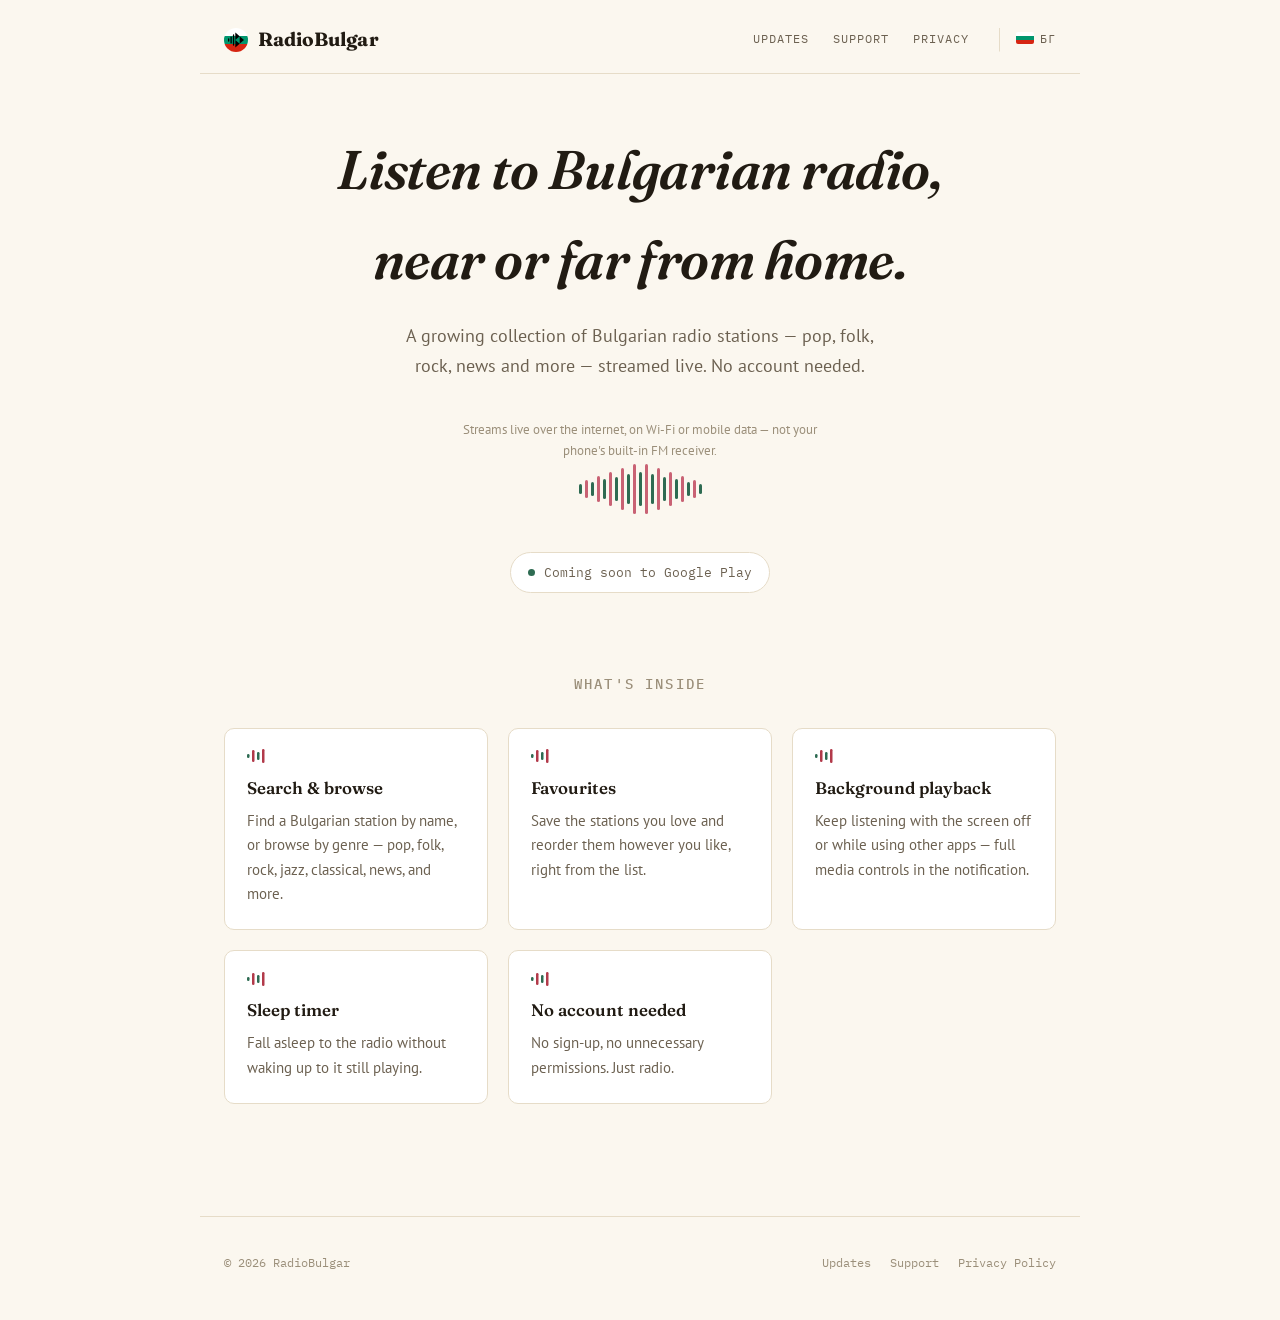
<file: index.html>
<!DOCTYPE html>
<html lang="en">
<head>
<meta charset="UTF-8">
<meta name="viewport" content="width=device-width, initial-scale=1.0">
<title>RadioBulgar — Bulgaria, always on air</title>
<meta name="description" content="RadioBulgar is a simple, fast app for streaming live Bulgarian radio stations over the internet on Android — listen to home wherever you are.">
<link rel="preconnect" href="https://fonts.googleapis.com">
<link rel="preconnect" href="https://fonts.gstatic.com" crossorigin>
<link href="https://fonts.googleapis.com/css2?family=Fraunces:ital,opsz,wght@0,9..144,500;0,9..144,600;1,9..144,500&family=PT+Sans:wght@400;600;700&family=IBM+Plex+Mono:wght@400;500&display=swap" rel="stylesheet">
<link rel="stylesheet" href="style.css">
<link rel="icon" href="favicon.svg" type="image/svg+xml">
<link rel="alternate icon" href="favicon-32.png" type="image/png">
<link rel="apple-touch-icon" href="apple-touch-icon.png">
</head>
<body>

<header class="site-header">
  <a href="index.html" class="brand">
    <svg class="mark" width="24" height="24" viewBox="0 0 108 108" aria-hidden="true">
      <defs><clipPath id="markClip"><circle cx="54" cy="54" r="54"/></clipPath></defs>
      <g clip-path="url(#markClip)">
        <rect x="0" y="0" width="108" height="36" fill="#ffffff"/>
        <rect x="0" y="36" width="108" height="36" fill="#00966e"/>
        <rect x="0" y="72" width="108" height="36" fill="#d62512"/>
        <g stroke="#000000" stroke-width="6" stroke-linecap="round" fill="none">
          <path d="M21,49 L21,59"/>
          <path d="M32,41 L32,67"/>
          <path d="M43,31 L43,77"/>
        </g>
        <polygon points="51,20 70.5,37 51,54" fill="#000000"/>
        <polygon points="51,54 51,88 70.5,71" fill="#000000"/>
        <polygon points="70.5,37 90,54 70.5,71" fill="#000000"/>
      </g>
    </svg>
    <span class="brand-word">RadioBulgar</span>
  </a>
  <nav class="site-nav">
    <a href="messages.html">Updates</a>
    <a href="support.html">Support</a>
    <a href="privacy.html">Privacy</a>
    <a href="bg/index.html" class="lang-link"><svg class="flag-icon" width="18" height="12" viewBox="0 0 18 12" aria-hidden="true">
        <rect width="18" height="4" y="0" fill="#ffffff"/>
        <rect width="18" height="4" y="4" fill="#00966e"/>
        <rect width="18" height="4" y="8" fill="#d62512"/>
      </svg>БГ</a>
  </nav>
</header>

<main>
  <section class="hero">
    <h1>Listen to Bulgarian radio,<br>near or far from home.</h1>
    <p class="tagline">A growing collection of Bulgarian radio stations — pop, folk, rock, news and more — streamed live. No account needed.</p>
    <p class="net-note">Streams live over the internet, on Wi-Fi or mobile data — not your phone's built-in FM receiver.</p>

    <div class="waveform" role="img" aria-label="Audio waveform">
      <span class="bar" style="height:10px; animation-delay:0.0s"></span>
      <span class="bar" style="height:18px; animation-delay:0.1s"></span>
      <span class="bar" style="height:14px; animation-delay:0.2s"></span>
      <span class="bar" style="height:26px; animation-delay:0.3s"></span>
      <span class="bar" style="height:20px; animation-delay:0.4s"></span>
      <span class="bar" style="height:34px; animation-delay:0.5s"></span>
      <span class="bar" style="height:24px; animation-delay:0.6s"></span>
      <span class="bar" style="height:42px; animation-delay:0.7s"></span>
      <span class="bar" style="height:30px; animation-delay:0.8s"></span>
      <span class="bar" style="height:50px; animation-delay:0.9s"></span>
      <span class="bar" style="height:34px; animation-delay:1.0s"></span>
      <span class="bar" style="height:50px; animation-delay:1.1s"></span>
      <span class="bar" style="height:30px; animation-delay:1.2s"></span>
      <span class="bar" style="height:42px; animation-delay:1.3s"></span>
      <span class="bar" style="height:24px; animation-delay:1.4s"></span>
      <span class="bar" style="height:34px; animation-delay:1.5s"></span>
      <span class="bar" style="height:20px; animation-delay:1.6s"></span>
      <span class="bar" style="height:26px; animation-delay:1.7s"></span>
      <span class="bar" style="height:14px; animation-delay:1.8s"></span>
      <span class="bar" style="height:18px; animation-delay:1.9s"></span>
      <span class="bar" style="height:10px; animation-delay:2.0s"></span>
    </div>

    <span class="standby-badge"><span class="dot"></span> Coming soon to Google Play</span>
  </section>

  <section class="band" aria-label="Features">
    <h2 class="band-title">What's inside</h2>
    <div class="feature-grid">
      <article class="feature-card">
        <svg class="mini-wave" width="22" height="14" viewBox="0 0 22 14" aria-hidden="true">
          <rect x="0" y="5" width="2.5" height="4" rx="1.2" fill="#2e6b52"/>
          <rect x="5" y="1" width="2.5" height="12" rx="1.2" fill="#b23a4a"/>
          <rect x="10" y="3" width="2.5" height="8" rx="1.2" fill="#2e6b52"/>
          <rect x="15" y="0" width="2.5" height="14" rx="1.2" fill="#b23a4a"/>
        </svg>
        <h3>Search &amp; browse</h3>
        <p>Find a Bulgarian station by name, or browse by genre — pop, folk, rock, jazz, classical, news, and more.</p>
      </article>
      <article class="feature-card">
        <svg class="mini-wave" width="22" height="14" viewBox="0 0 22 14" aria-hidden="true">
          <rect x="0" y="5" width="2.5" height="4" rx="1.2" fill="#2e6b52"/>
          <rect x="5" y="1" width="2.5" height="12" rx="1.2" fill="#b23a4a"/>
          <rect x="10" y="3" width="2.5" height="8" rx="1.2" fill="#2e6b52"/>
          <rect x="15" y="0" width="2.5" height="14" rx="1.2" fill="#b23a4a"/>
        </svg>
        <h3>Favourites</h3>
        <p>Save the stations you love and reorder them however you like, right from the list.</p>
      </article>
      <article class="feature-card">
        <svg class="mini-wave" width="22" height="14" viewBox="0 0 22 14" aria-hidden="true">
          <rect x="0" y="5" width="2.5" height="4" rx="1.2" fill="#2e6b52"/>
          <rect x="5" y="1" width="2.5" height="12" rx="1.2" fill="#b23a4a"/>
          <rect x="10" y="3" width="2.5" height="8" rx="1.2" fill="#2e6b52"/>
          <rect x="15" y="0" width="2.5" height="14" rx="1.2" fill="#b23a4a"/>
        </svg>
        <h3>Background playback</h3>
        <p>Keep listening with the screen off or while using other apps — full media controls in the notification.</p>
      </article>
      <article class="feature-card">
        <svg class="mini-wave" width="22" height="14" viewBox="0 0 22 14" aria-hidden="true">
          <rect x="0" y="5" width="2.5" height="4" rx="1.2" fill="#2e6b52"/>
          <rect x="5" y="1" width="2.5" height="12" rx="1.2" fill="#b23a4a"/>
          <rect x="10" y="3" width="2.5" height="8" rx="1.2" fill="#2e6b52"/>
          <rect x="15" y="0" width="2.5" height="14" rx="1.2" fill="#b23a4a"/>
        </svg>
        <h3>Sleep timer</h3>
        <p>Fall asleep to the radio without waking up to it still playing.</p>
      </article>
      <article class="feature-card">
        <svg class="mini-wave" width="22" height="14" viewBox="0 0 22 14" aria-hidden="true">
          <rect x="0" y="5" width="2.5" height="4" rx="1.2" fill="#2e6b52"/>
          <rect x="5" y="1" width="2.5" height="12" rx="1.2" fill="#b23a4a"/>
          <rect x="10" y="3" width="2.5" height="8" rx="1.2" fill="#2e6b52"/>
          <rect x="15" y="0" width="2.5" height="14" rx="1.2" fill="#b23a4a"/>
        </svg>
        <h3>No account needed</h3>
        <p>No sign-up, no unnecessary permissions. Just radio.</p>
      </article>
    </div>
  </section>
</main>

<footer class="site-footer">
  <span>&copy; 2026 RadioBulgar</span>
  <nav>
    <a href="messages.html">Updates</a>
    <a href="support.html">Support</a>
    <a href="privacy.html">Privacy Policy</a>
  </nav>
</footer>

</body>
</html>
</file>
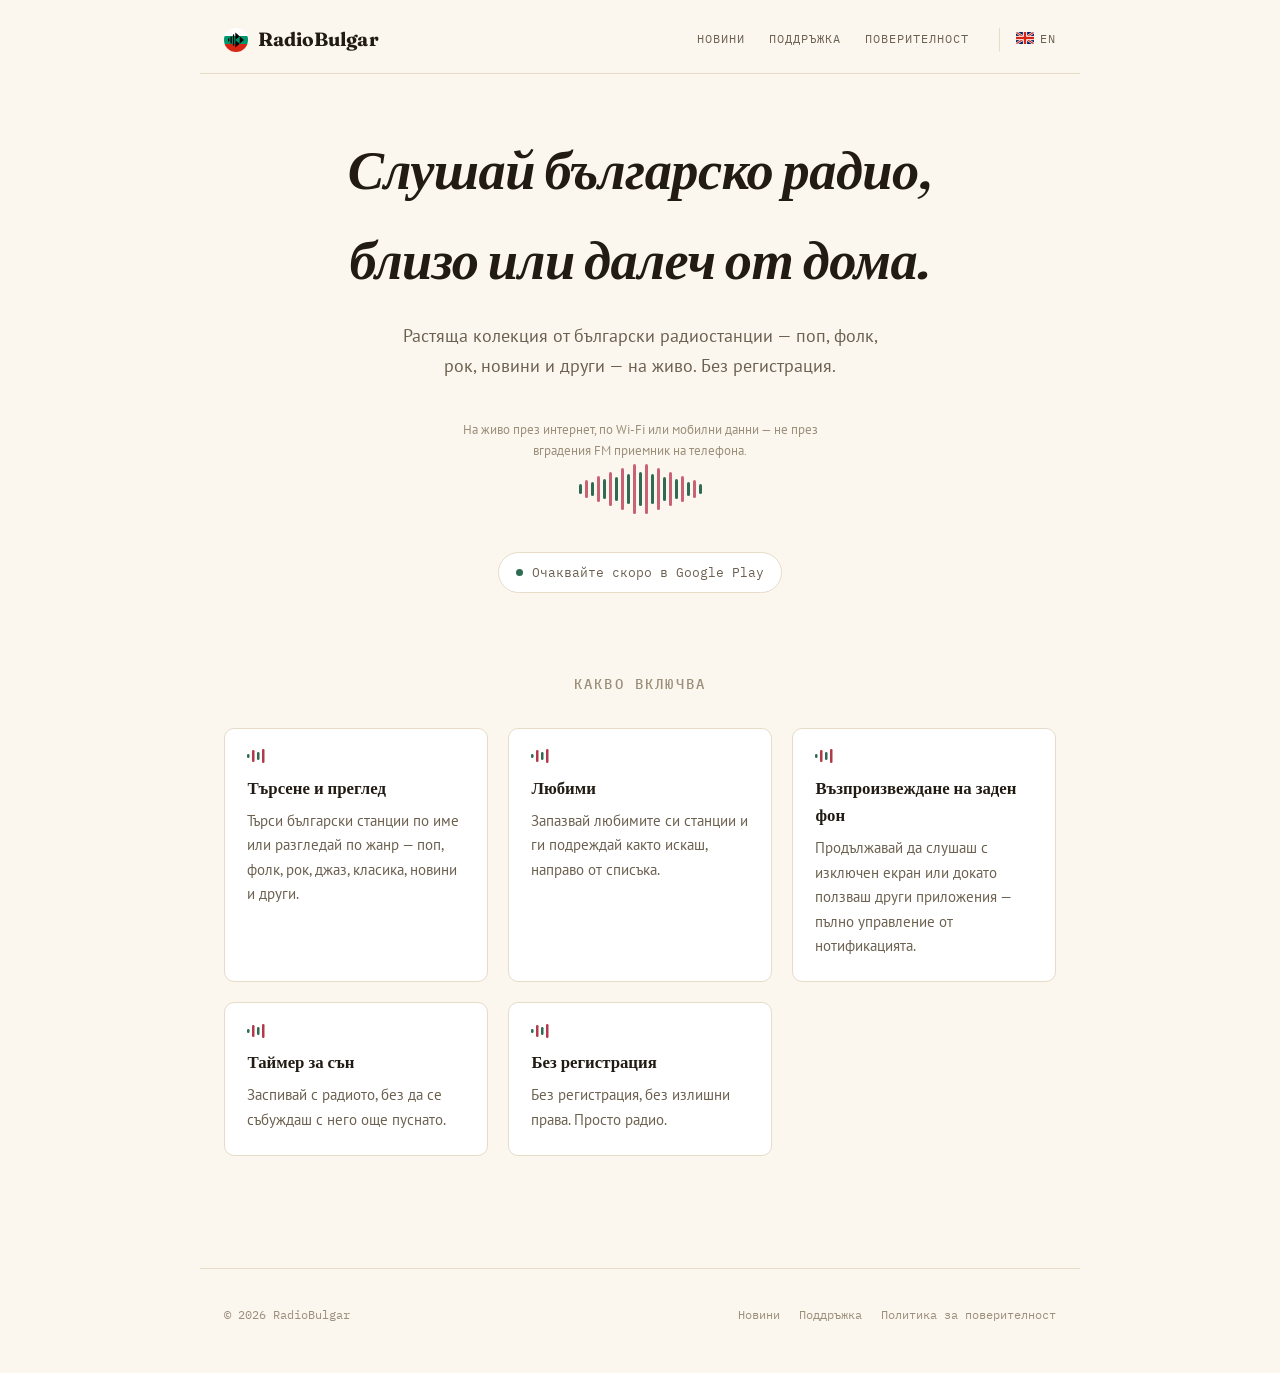
<file: bg/index.html>
<!DOCTYPE html>
<html lang="bg">
<head>
<meta charset="UTF-8">
<meta name="viewport" content="width=device-width, initial-scale=1.0">
<title>RadioBulgar — България, винаги на ефир</title>
<meta name="description" content="RadioBulgar е просто, бързо приложение за слушане на български радиостанции на живо през интернет за Android — близо или далеч от дома.">
<link rel="preconnect" href="https://fonts.googleapis.com">
<link rel="preconnect" href="https://fonts.gstatic.com" crossorigin>
<link href="https://fonts.googleapis.com/css2?family=Fraunces:ital,opsz,wght@0,9..144,500;0,9..144,600;1,9..144,500&family=PT+Sans:wght@400;600;700&family=IBM+Plex+Mono:wght@400;500&display=swap" rel="stylesheet">
<link rel="stylesheet" href="../style.css">
<link rel="icon" href="../favicon.svg" type="image/svg+xml">
<link rel="alternate icon" href="../favicon-32.png" type="image/png">
<link rel="apple-touch-icon" href="../apple-touch-icon.png">
</head>
<body>

<header class="site-header">
  <a href="index.html" class="brand">
    <svg class="mark" width="24" height="24" viewBox="0 0 108 108" aria-hidden="true">
      <defs><clipPath id="markClip"><circle cx="54" cy="54" r="54"/></clipPath></defs>
      <g clip-path="url(#markClip)">
        <rect x="0" y="0" width="108" height="36" fill="#ffffff"/>
        <rect x="0" y="36" width="108" height="36" fill="#00966e"/>
        <rect x="0" y="72" width="108" height="36" fill="#d62512"/>
        <g stroke="#000000" stroke-width="6" stroke-linecap="round" fill="none">
          <path d="M21,49 L21,59"/>
          <path d="M32,41 L32,67"/>
          <path d="M43,31 L43,77"/>
        </g>
        <polygon points="51,20 70.5,37 51,54" fill="#000000"/>
        <polygon points="51,54 51,88 70.5,71" fill="#000000"/>
        <polygon points="70.5,37 90,54 70.5,71" fill="#000000"/>
      </g>
    </svg>
    <span class="brand-word">RadioBulgar</span>
  </a>
  <nav class="site-nav">
    <a href="messages.html">Новини</a>
    <a href="support.html">Поддръжка</a>
    <a href="privacy.html">Поверителност</a>
    <a href="../index.html" class="lang-link"><svg class="flag-icon" width="18" height="12" viewBox="0 0 60 40" aria-hidden="true">
        <rect width="60" height="40" fill="#012169"/>
        <g stroke="#ffffff" stroke-width="8">
          <path d="M0,0 L60,40" /><path d="M60,0 L0,40" />
        </g>
        <g stroke="#d62512" stroke-width="4">
          <path d="M0,0 L60,40" /><path d="M60,0 L0,40" />
        </g>
        <rect x="0" y="13" width="60" height="14" fill="#ffffff"/>
        <rect x="23" y="0" width="14" height="40" fill="#ffffff"/>
        <rect x="0" y="16" width="60" height="8" fill="#d62512"/>
        <rect x="26" y="0" width="8" height="40" fill="#d62512"/>
      </svg>EN</a>
  </nav>
</header>

<main>
  <section class="hero">
    <h1>Слушай българско радио,<br>близо или далеч от дома.</h1>
    <p class="tagline">Растяща колекция от български радиостанции — поп, фолк, рок, новини и други — на живо. Без регистрация.</p>
    <p class="net-note">На живо през интернет, по Wi-Fi или мобилни данни — не през вградения FM приемник на телефона.</p>

    <div class="waveform" role="img" aria-label="Аудио вълна">
      <span class="bar" style="height:10px; animation-delay:0.0s"></span>
      <span class="bar" style="height:18px; animation-delay:0.1s"></span>
      <span class="bar" style="height:14px; animation-delay:0.2s"></span>
      <span class="bar" style="height:26px; animation-delay:0.3s"></span>
      <span class="bar" style="height:20px; animation-delay:0.4s"></span>
      <span class="bar" style="height:34px; animation-delay:0.5s"></span>
      <span class="bar" style="height:24px; animation-delay:0.6s"></span>
      <span class="bar" style="height:42px; animation-delay:0.7s"></span>
      <span class="bar" style="height:30px; animation-delay:0.8s"></span>
      <span class="bar" style="height:50px; animation-delay:0.9s"></span>
      <span class="bar" style="height:34px; animation-delay:1.0s"></span>
      <span class="bar" style="height:50px; animation-delay:1.1s"></span>
      <span class="bar" style="height:30px; animation-delay:1.2s"></span>
      <span class="bar" style="height:42px; animation-delay:1.3s"></span>
      <span class="bar" style="height:24px; animation-delay:1.4s"></span>
      <span class="bar" style="height:34px; animation-delay:1.5s"></span>
      <span class="bar" style="height:20px; animation-delay:1.6s"></span>
      <span class="bar" style="height:26px; animation-delay:1.7s"></span>
      <span class="bar" style="height:14px; animation-delay:1.8s"></span>
      <span class="bar" style="height:18px; animation-delay:1.9s"></span>
      <span class="bar" style="height:10px; animation-delay:2.0s"></span>
    </div>

    <span class="standby-badge"><span class="dot"></span> Очаквайте скоро в Google Play</span>
  </section>

  <section class="band" aria-label="Възможности">
    <h2 class="band-title">Какво включва</h2>
    <div class="feature-grid">
      <article class="feature-card">
        <svg class="mini-wave" width="22" height="14" viewBox="0 0 22 14" aria-hidden="true">
          <rect x="0" y="5" width="2.5" height="4" rx="1.2" fill="#2e6b52"/>
          <rect x="5" y="1" width="2.5" height="12" rx="1.2" fill="#b23a4a"/>
          <rect x="10" y="3" width="2.5" height="8" rx="1.2" fill="#2e6b52"/>
          <rect x="15" y="0" width="2.5" height="14" rx="1.2" fill="#b23a4a"/>
        </svg>
        <h3>Търсене и преглед</h3>
        <p>Търси български станции по име или разгледай по жанр — поп, фолк, рок, джаз, класика, новини и други.</p>
      </article>
      <article class="feature-card">
        <svg class="mini-wave" width="22" height="14" viewBox="0 0 22 14" aria-hidden="true">
          <rect x="0" y="5" width="2.5" height="4" rx="1.2" fill="#2e6b52"/>
          <rect x="5" y="1" width="2.5" height="12" rx="1.2" fill="#b23a4a"/>
          <rect x="10" y="3" width="2.5" height="8" rx="1.2" fill="#2e6b52"/>
          <rect x="15" y="0" width="2.5" height="14" rx="1.2" fill="#b23a4a"/>
        </svg>
        <h3>Любими</h3>
        <p>Запазвай любимите си станции и ги подреждай както искаш, направо от списъка.</p>
      </article>
      <article class="feature-card">
        <svg class="mini-wave" width="22" height="14" viewBox="0 0 22 14" aria-hidden="true">
          <rect x="0" y="5" width="2.5" height="4" rx="1.2" fill="#2e6b52"/>
          <rect x="5" y="1" width="2.5" height="12" rx="1.2" fill="#b23a4a"/>
          <rect x="10" y="3" width="2.5" height="8" rx="1.2" fill="#2e6b52"/>
          <rect x="15" y="0" width="2.5" height="14" rx="1.2" fill="#b23a4a"/>
        </svg>
        <h3>Възпроизвеждане на заден фон</h3>
        <p>Продължавай да слушаш с изключен екран или докато ползваш други приложения — пълно управление от нотификацията.</p>
      </article>
      <article class="feature-card">
        <svg class="mini-wave" width="22" height="14" viewBox="0 0 22 14" aria-hidden="true">
          <rect x="0" y="5" width="2.5" height="4" rx="1.2" fill="#2e6b52"/>
          <rect x="5" y="1" width="2.5" height="12" rx="1.2" fill="#b23a4a"/>
          <rect x="10" y="3" width="2.5" height="8" rx="1.2" fill="#2e6b52"/>
          <rect x="15" y="0" width="2.5" height="14" rx="1.2" fill="#b23a4a"/>
        </svg>
        <h3>Таймер за сън</h3>
        <p>Заспивай с радиото, без да се събуждаш с него още пуснато.</p>
      </article>
      <article class="feature-card">
        <svg class="mini-wave" width="22" height="14" viewBox="0 0 22 14" aria-hidden="true">
          <rect x="0" y="5" width="2.5" height="4" rx="1.2" fill="#2e6b52"/>
          <rect x="5" y="1" width="2.5" height="12" rx="1.2" fill="#b23a4a"/>
          <rect x="10" y="3" width="2.5" height="8" rx="1.2" fill="#2e6b52"/>
          <rect x="15" y="0" width="2.5" height="14" rx="1.2" fill="#b23a4a"/>
        </svg>
        <h3>Без регистрация</h3>
        <p>Без регистрация, без излишни права. Просто радио.</p>
      </article>
    </div>
  </section>
</main>

<footer class="site-footer">
  <span>&copy; 2026 RadioBulgar</span>
  <nav>
    <a href="messages.html">Новини</a>
    <a href="support.html">Поддръжка</a>
    <a href="privacy.html">Политика за поверителност</a>
  </nav>
</footer>

</body>
</html>
</file>
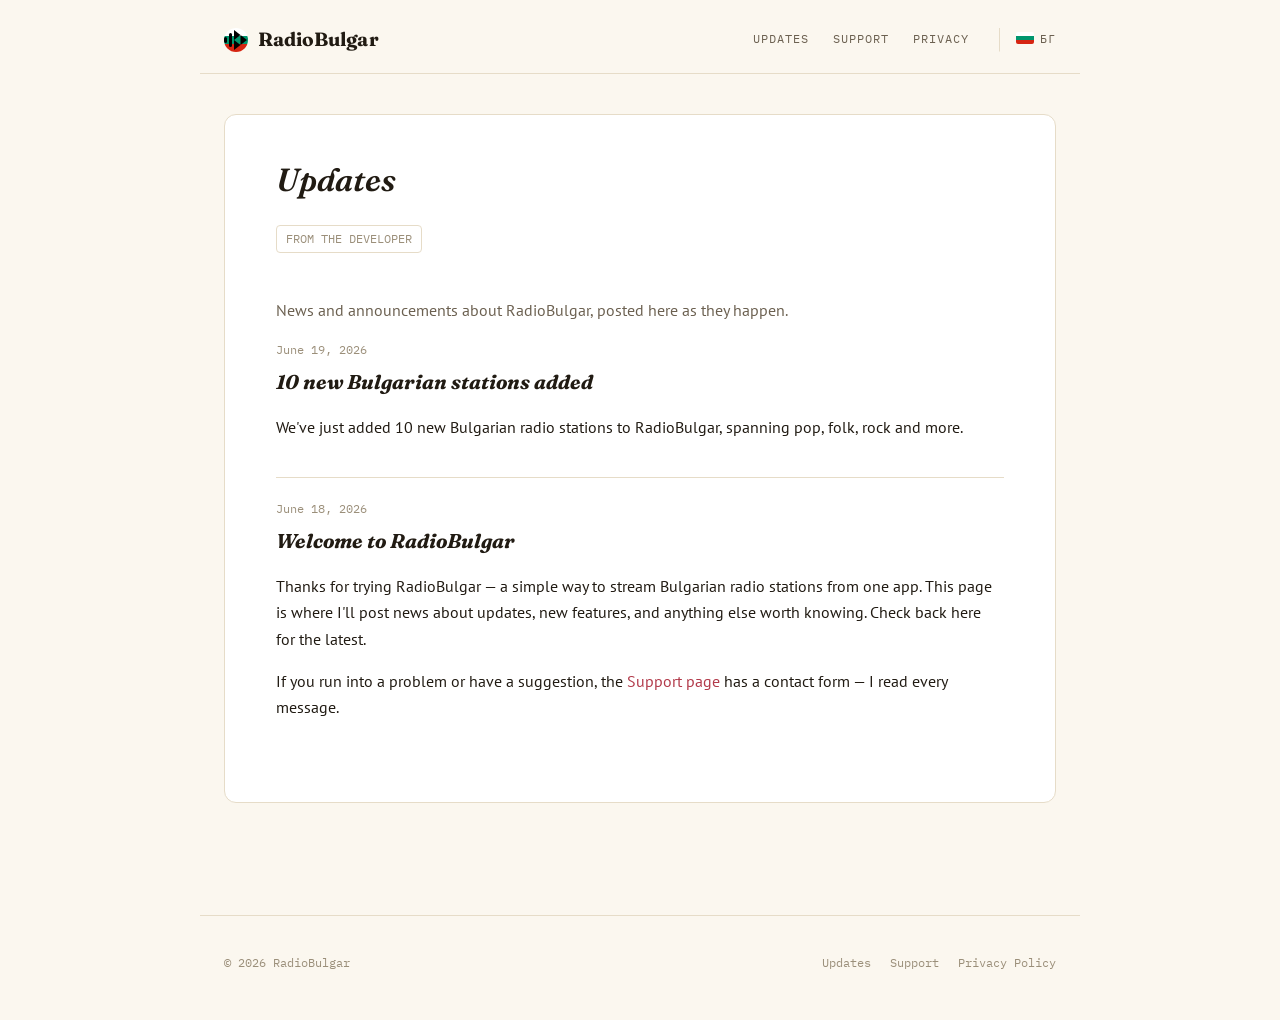
<file: messages.html>
<!DOCTYPE html>
<html lang="en">
<head>
<meta charset="UTF-8">
<meta name="viewport" content="width=device-width, initial-scale=1.0">
<title>Updates — RadioBulgar</title>
<meta name="description" content="News and updates from the RadioBulgar developer.">
<link rel="preconnect" href="https://fonts.googleapis.com">
<link rel="preconnect" href="https://fonts.gstatic.com" crossorigin>
<link href="https://fonts.googleapis.com/css2?family=Fraunces:ital,opsz,wght@0,9..144,500;0,9..144,600;1,9..144,500&family=PT+Sans:wght@400;600;700&family=IBM+Plex+Mono:wght@400;500&display=swap" rel="stylesheet">
<link rel="stylesheet" href="style.css">
<link rel="icon" href="favicon.svg" type="image/svg+xml">
<link rel="alternate icon" href="favicon-32.png" type="image/png">
<link rel="apple-touch-icon" href="apple-touch-icon.png">
</head>
<body>

<header class="site-header">
  <a href="index.html" class="brand">
    <svg class="mark" width="24" height="24" viewBox="0 0 24 24" aria-hidden="true">
      <defs><clipPath id="markClip"><circle cx="12" cy="12" r="12"/></clipPath></defs>
      <g clip-path="url(#markClip)">
        <rect x="0" y="0" width="24" height="8" fill="#ffffff"/>
        <rect x="0" y="8" width="24" height="8" fill="#00966e"/>
        <rect x="0" y="16" width="24" height="8" fill="#d62512"/>
        <g fill="#000000">
          <rect x="0" y="9" width="3" height="6"  rx="1.5"/>
          <rect x="5" y="5" width="3" height="14" rx="1.5"/>
          <polygon points="10,2 16.5,7 10,12"/>
          <polygon points="10,12 10,22 16.5,17"/>
          <polygon points="16.5,7 23,12 16.5,17"/>
        </g>
      </g>
    </svg>
    <span class="brand-word">RadioBulgar</span>
  </a>
  <nav class="site-nav">
    <a href="messages.html">Updates</a>
    <a href="support.html">Support</a>
    <a href="privacy.html">Privacy</a>
    <a href="bg/messages.html" class="lang-link"><svg class="flag-icon" width="18" height="12" viewBox="0 0 18 12" aria-hidden="true">
        <rect width="18" height="4" y="0" fill="#ffffff"/>
        <rect width="18" height="4" y="4" fill="#00966e"/>
        <rect width="18" height="4" y="8" fill="#d62512"/>
      </svg>БГ</a>
  </nav>
</header>

<main>
  <div class="doc">
    <h1 class="page-title">Updates</h1>
    <p class="stamp">FROM THE DEVELOPER</p>

    <p class="lede">News and announcements about RadioBulgar, posted here as they happen.</p>

    <article id="new-stations-2026-06-19" class="post">
      <p class="post-date">June 19, 2026</p>
      <h2>10 new Bulgarian stations added</h2>
      <p>We've just added 10 new Bulgarian radio stations to RadioBulgar, spanning pop, folk, rock and more.</p>
    </article>

    <article id="welcome-2026-06-18" class="post">
      <p class="post-date">June 18, 2026</p>
      <h2>Welcome to RadioBulgar</h2>
      <p>Thanks for trying RadioBulgar — a simple way to stream Bulgarian radio stations from one app. This page is where I'll post news about updates, new features, and anything else worth knowing. Check back here for the latest.</p>
      <p>If you run into a problem or have a suggestion, the <a href="support.html">Support page</a> has a contact form — I read every message.</p>
    </article>
  </div>
</main>

<footer class="site-footer">
  <span>&copy; 2026 RadioBulgar</span>
  <nav>
    <a href="messages.html">Updates</a>
    <a href="support.html">Support</a>
    <a href="privacy.html">Privacy Policy</a>
  </nav>
</footer>

</body>
</html>
</file>
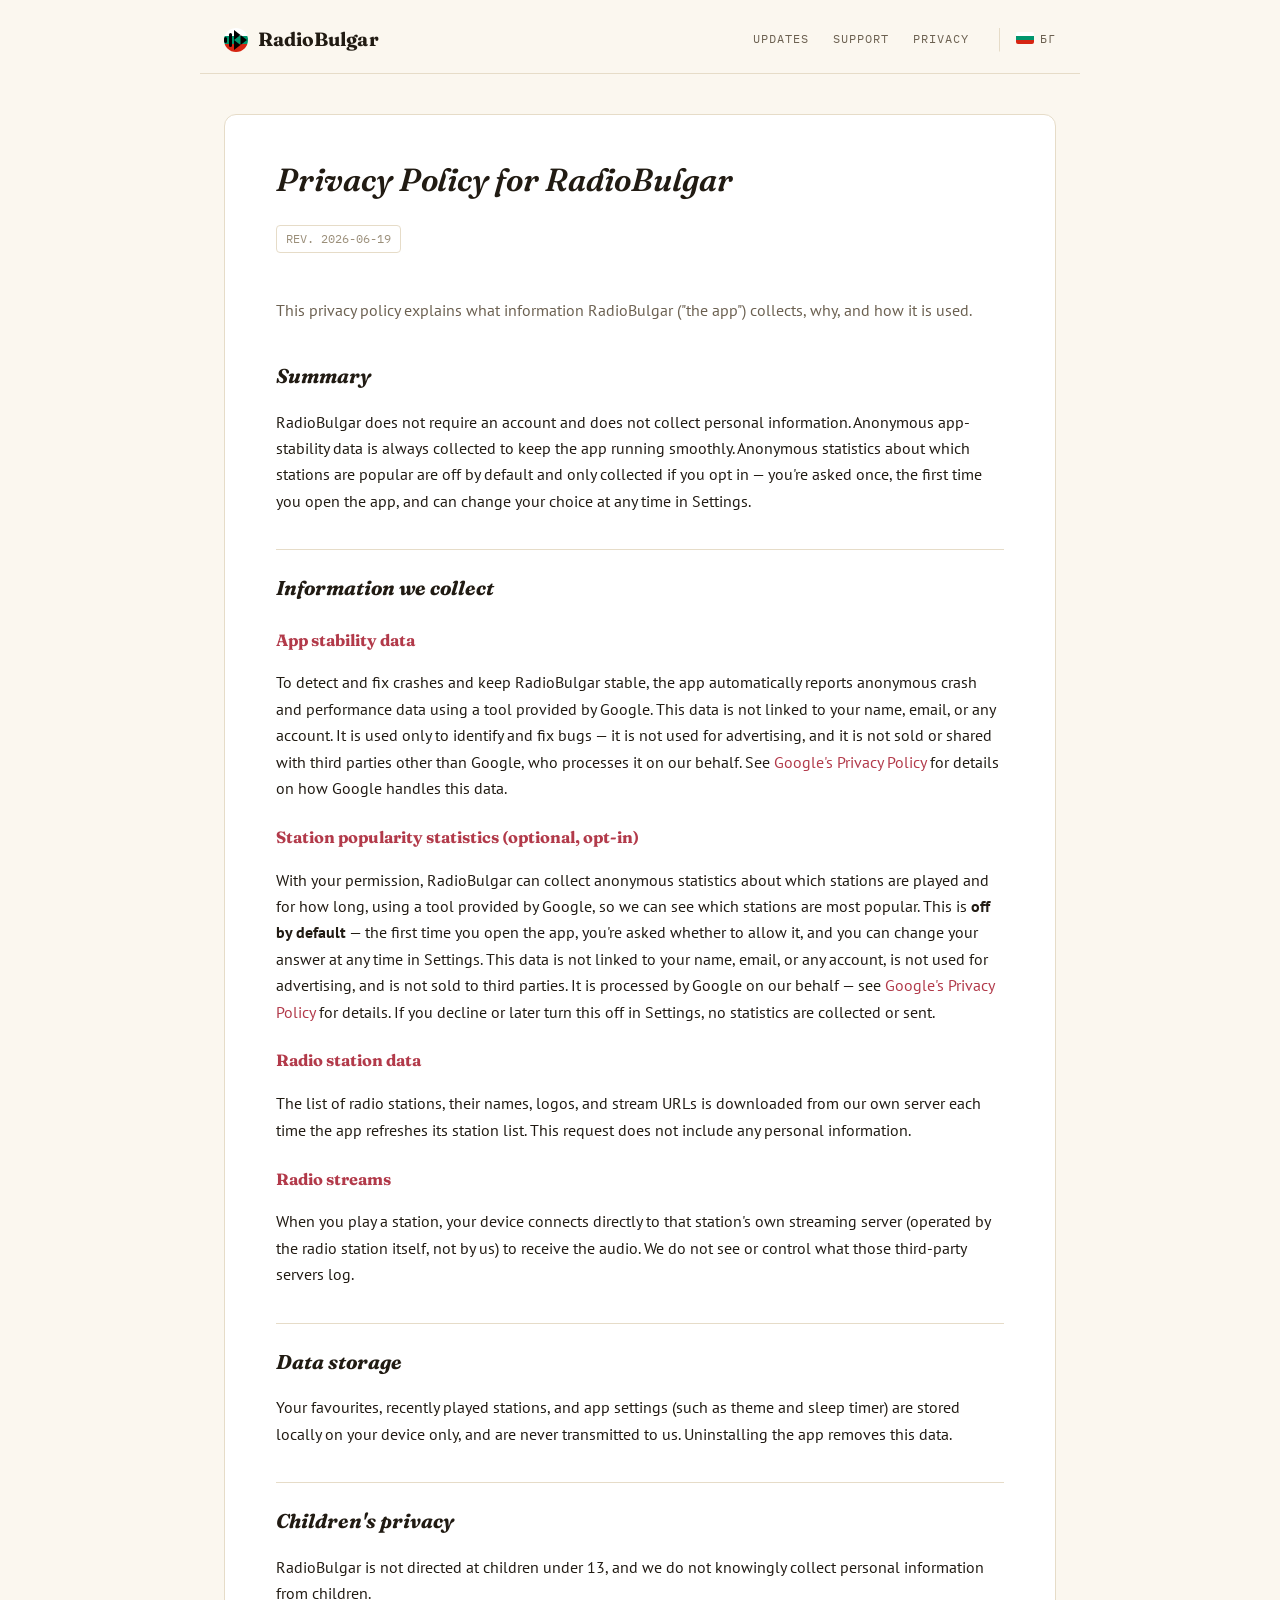
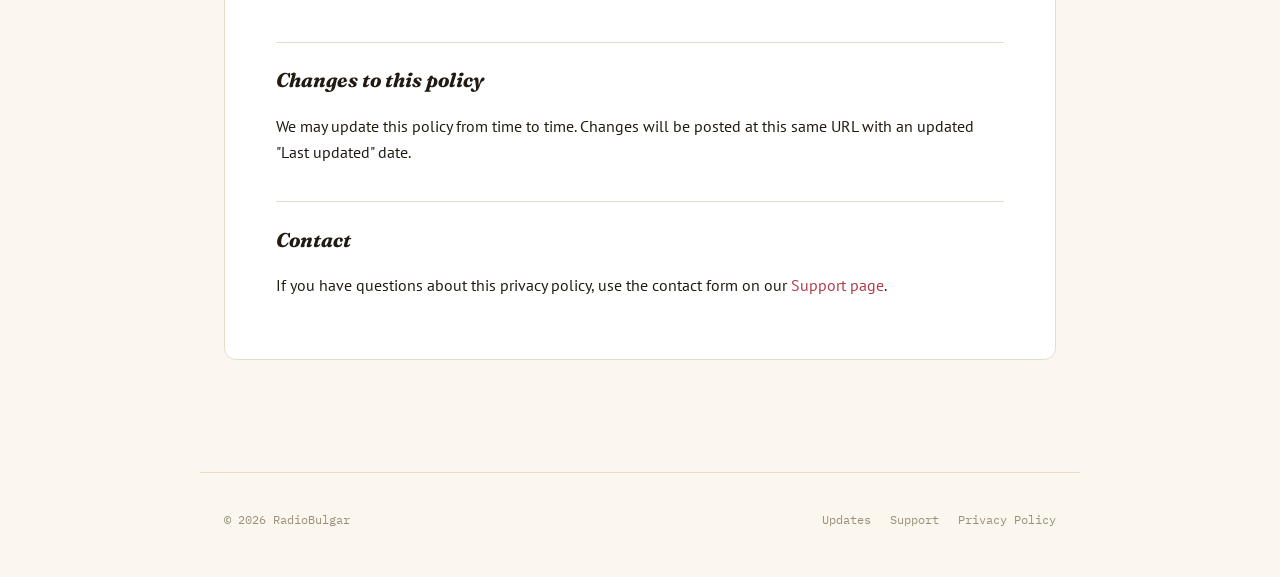
<file: privacy.html>
<!DOCTYPE html>
<html lang="en">
<head>
<meta charset="UTF-8">
<meta name="viewport" content="width=device-width, initial-scale=1.0">
<title>Privacy Policy — RadioBulgar</title>
<meta name="description" content="Privacy policy for the RadioBulgar Android app.">
<link rel="preconnect" href="https://fonts.googleapis.com">
<link rel="preconnect" href="https://fonts.gstatic.com" crossorigin>
<link href="https://fonts.googleapis.com/css2?family=Fraunces:ital,opsz,wght@0,9..144,500;0,9..144,600;1,9..144,500&family=PT+Sans:wght@400;600;700&family=IBM+Plex+Mono:wght@400;500&display=swap" rel="stylesheet">
<link rel="stylesheet" href="style.css">
<link rel="icon" href="favicon.svg" type="image/svg+xml">
<link rel="alternate icon" href="favicon-32.png" type="image/png">
<link rel="apple-touch-icon" href="apple-touch-icon.png">
</head>
<body>

<header class="site-header">
  <a href="index.html" class="brand">
    <svg class="mark" width="24" height="24" viewBox="0 0 24 24" aria-hidden="true">
      <defs><clipPath id="markClip"><circle cx="12" cy="12" r="12"/></clipPath></defs>
      <g clip-path="url(#markClip)">
        <rect x="0" y="0" width="24" height="8" fill="#ffffff"/>
        <rect x="0" y="8" width="24" height="8" fill="#00966e"/>
        <rect x="0" y="16" width="24" height="8" fill="#d62512"/>
        <g fill="#000000">
          <rect x="0" y="9" width="3" height="6"  rx="1.5"/>
          <rect x="5" y="5" width="3" height="14" rx="1.5"/>
          <polygon points="10,2 16.5,7 10,12"/>
          <polygon points="10,12 10,22 16.5,17"/>
          <polygon points="16.5,7 23,12 16.5,17"/>
        </g>
      </g>
    </svg>
    <span class="brand-word">RadioBulgar</span>
  </a>
  <nav class="site-nav">
    <a href="messages.html">Updates</a>
    <a href="support.html">Support</a>
    <a href="privacy.html">Privacy</a>
    <a href="bg/privacy.html" class="lang-link"><svg class="flag-icon" width="18" height="12" viewBox="0 0 18 12" aria-hidden="true">
        <rect width="18" height="4" y="0" fill="#ffffff"/>
        <rect width="18" height="4" y="4" fill="#00966e"/>
        <rect width="18" height="4" y="8" fill="#d62512"/>
      </svg>БГ</a>
  </nav>
</header>

<main>
  <div class="doc">
    <h1 class="page-title">Privacy Policy for RadioBulgar</h1>
    <p class="stamp">REV. 2026-06-19</p>

    <p class="lede">This privacy policy explains what information RadioBulgar ("the app") collects, why, and how it is used.</p>

    <h2>Summary</h2>
    <p>RadioBulgar does not require an account and does not collect personal information. Anonymous app-stability data is always collected to keep the app running smoothly. Anonymous statistics about which stations are popular are off by default and only collected if you opt in — you're asked once, the first time you open the app, and can change your choice at any time in Settings.</p>

    <h2>Information we collect</h2>

    <h3>App stability data</h3>
    <p>To detect and fix crashes and keep RadioBulgar stable, the app automatically reports anonymous crash and performance data using a tool provided by Google. This data is not linked to your name, email, or any account. It is used only to identify and fix bugs — it is not used for advertising, and it is not sold or shared with third parties other than Google, who processes it on our behalf. See <a href="https://policies.google.com/privacy" target="_blank" rel="noopener">Google's Privacy Policy</a> for details on how Google handles this data.</p>

    <h3>Station popularity statistics (optional, opt-in)</h3>
    <p>With your permission, RadioBulgar can collect anonymous statistics about which stations are played and for how long, using a tool provided by Google, so we can see which stations are most popular. This is <strong>off by default</strong> — the first time you open the app, you're asked whether to allow it, and you can change your answer at any time in Settings. This data is not linked to your name, email, or any account, is not used for advertising, and is not sold to third parties. It is processed by Google on our behalf — see <a href="https://policies.google.com/privacy" target="_blank" rel="noopener">Google's Privacy Policy</a> for details. If you decline or later turn this off in Settings, no statistics are collected or sent.</p>

    <h3>Radio station data</h3>
    <p>The list of radio stations, their names, logos, and stream URLs is downloaded from our own server each time the app refreshes its station list. This request does not include any personal information.</p>

    <h3>Radio streams</h3>
    <p>When you play a station, your device connects directly to that station's own streaming server (operated by the radio station itself, not by us) to receive the audio. We do not see or control what those third-party servers log.</p>

    <h2>Data storage</h2>
    <p>Your favourites, recently played stations, and app settings (such as theme and sleep timer) are stored locally on your device only, and are never transmitted to us. Uninstalling the app removes this data.</p>

    <h2>Children's privacy</h2>
    <p>RadioBulgar is not directed at children under 13, and we do not knowingly collect personal information from children.</p>

    <h2>Changes to this policy</h2>
    <p>We may update this policy from time to time. Changes will be posted at this same URL with an updated "Last updated" date.</p>

    <h2>Contact</h2>
    <p>If you have questions about this privacy policy, use the contact form on our <a href="support.html">Support page</a>.</p>
  </div>
</main>

<footer class="site-footer">
  <span>&copy; 2026 RadioBulgar</span>
  <nav>
    <a href="messages.html">Updates</a>
    <a href="support.html">Support</a>
    <a href="privacy.html">Privacy Policy</a>
  </nav>
</footer>

</body>
</html>
</file>
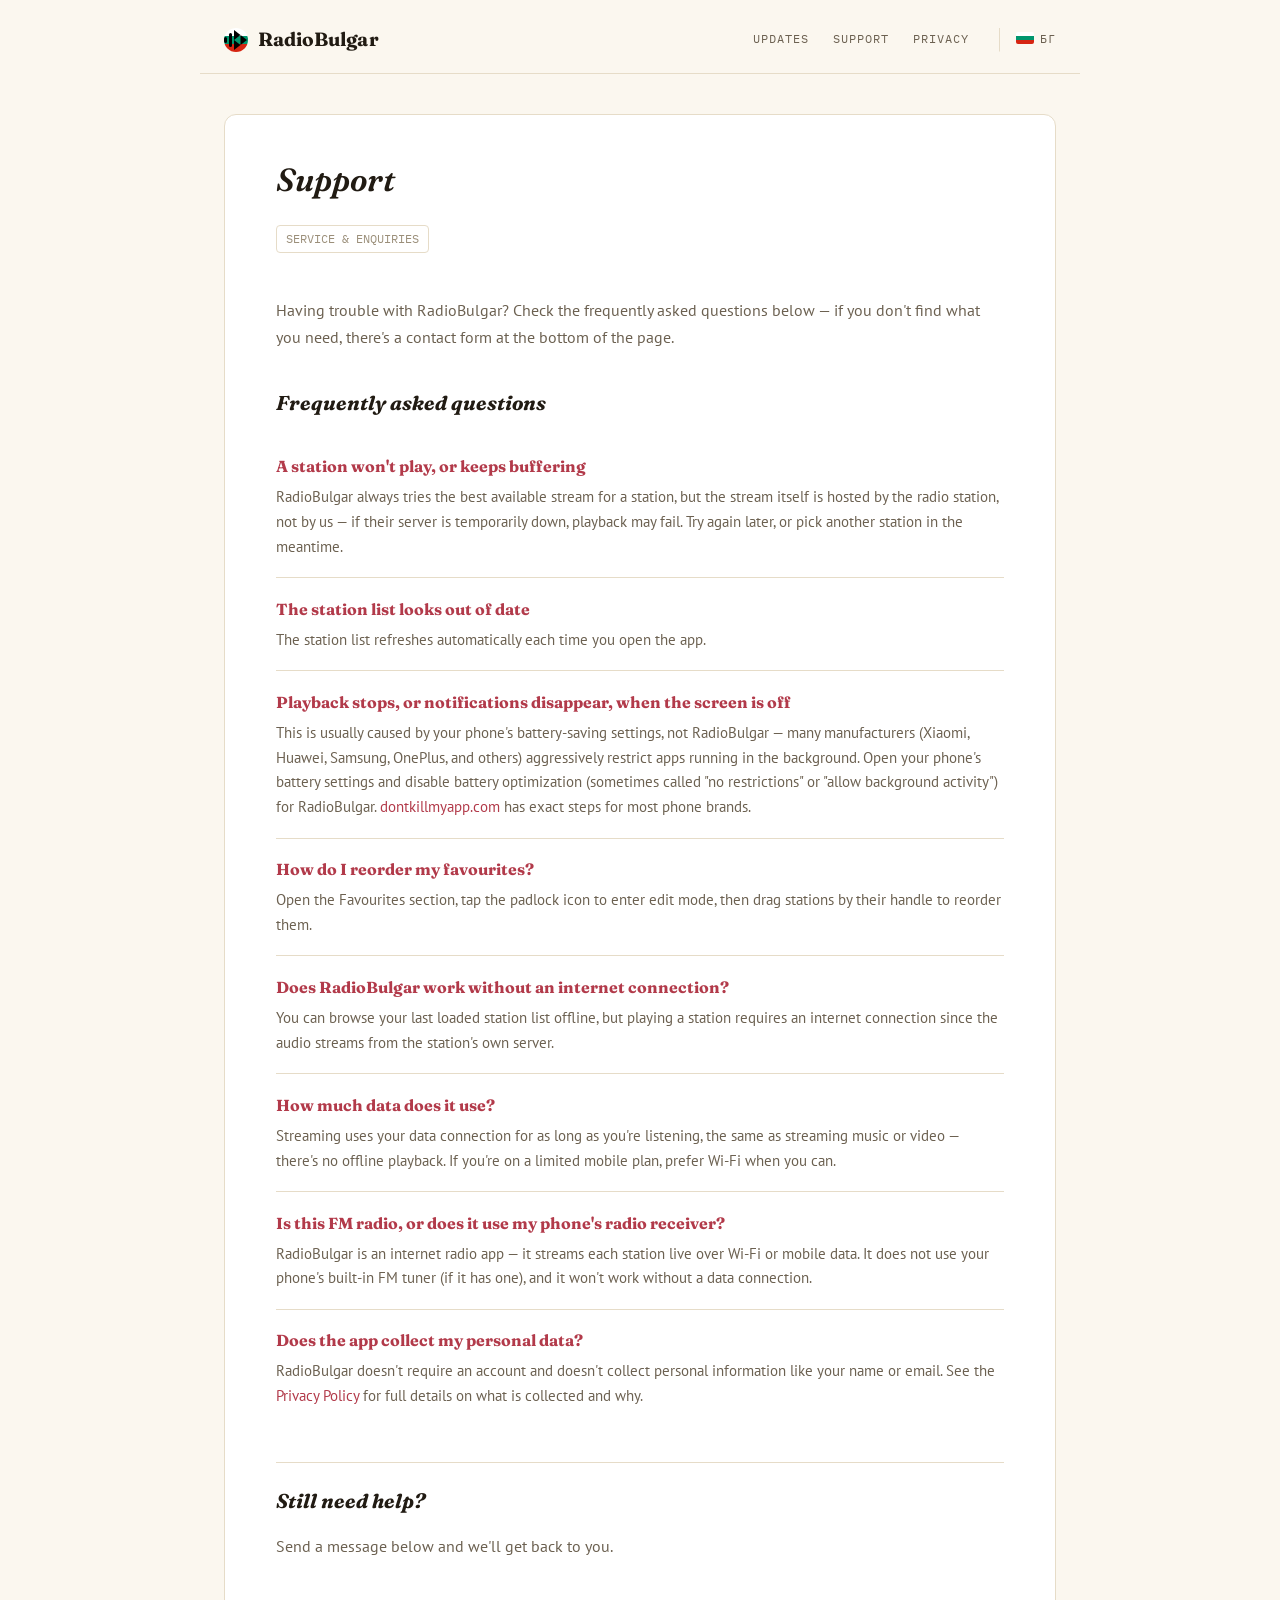
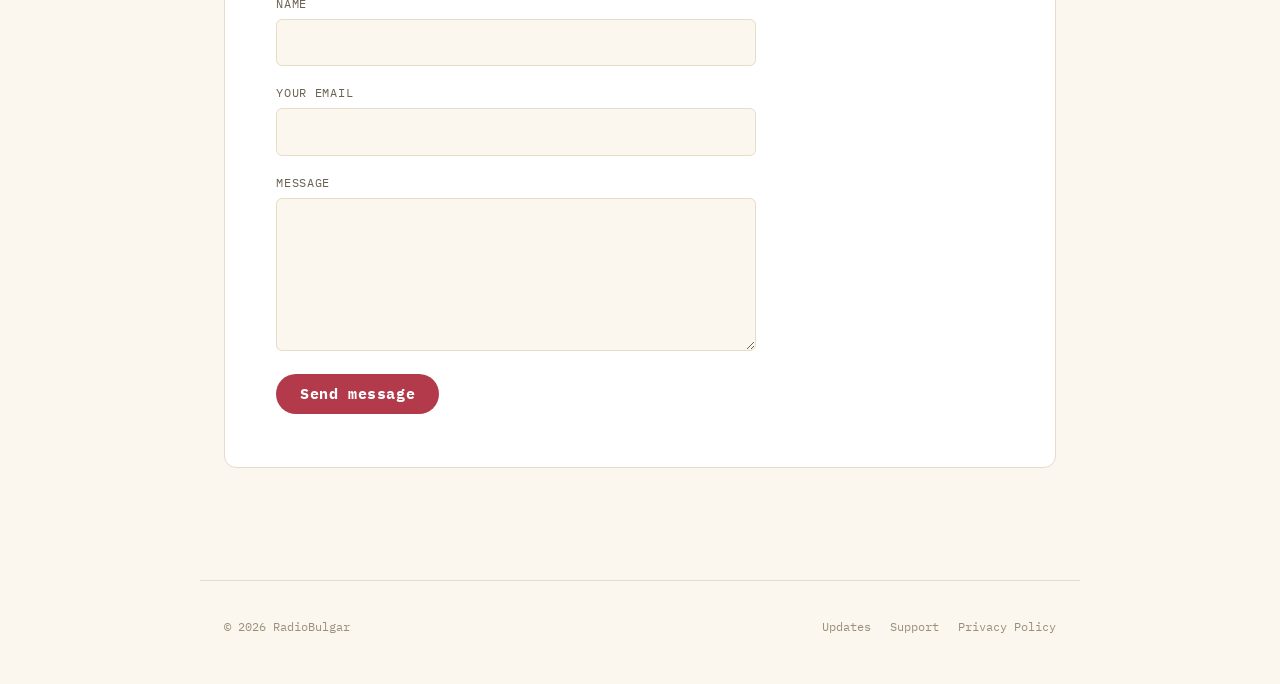
<file: support.html>
<!DOCTYPE html>
<html lang="en">
<head>
<meta charset="UTF-8">
<meta name="viewport" content="width=device-width, initial-scale=1.0">
<title>Support — RadioBulgar</title>
<meta name="description" content="Get help with RadioBulgar — frequently asked questions and contact information.">
<link rel="preconnect" href="https://fonts.googleapis.com">
<link rel="preconnect" href="https://fonts.gstatic.com" crossorigin>
<link href="https://fonts.googleapis.com/css2?family=Fraunces:ital,opsz,wght@0,9..144,500;0,9..144,600;1,9..144,500&family=PT+Sans:wght@400;600;700&family=IBM+Plex+Mono:wght@400;500&display=swap" rel="stylesheet">
<link rel="stylesheet" href="style.css">
<link rel="icon" href="favicon.svg" type="image/svg+xml">
<link rel="alternate icon" href="favicon-32.png" type="image/png">
<link rel="apple-touch-icon" href="apple-touch-icon.png">
</head>
<body>

<header class="site-header">
  <a href="index.html" class="brand">
    <svg class="mark" width="24" height="24" viewBox="0 0 24 24" aria-hidden="true">
      <defs><clipPath id="markClip"><circle cx="12" cy="12" r="12"/></clipPath></defs>
      <g clip-path="url(#markClip)">
        <rect x="0" y="0" width="24" height="8" fill="#ffffff"/>
        <rect x="0" y="8" width="24" height="8" fill="#00966e"/>
        <rect x="0" y="16" width="24" height="8" fill="#d62512"/>
        <g fill="#000000">
          <rect x="0" y="9" width="3" height="6"  rx="1.5"/>
          <rect x="5" y="5" width="3" height="14" rx="1.5"/>
          <polygon points="10,2 16.5,7 10,12"/>
          <polygon points="10,12 10,22 16.5,17"/>
          <polygon points="16.5,7 23,12 16.5,17"/>
        </g>
      </g>
    </svg>
    <span class="brand-word">RadioBulgar</span>
  </a>
  <nav class="site-nav">
    <a href="messages.html">Updates</a>
    <a href="support.html">Support</a>
    <a href="privacy.html">Privacy</a>
    <a href="bg/support.html" class="lang-link"><svg class="flag-icon" width="18" height="12" viewBox="0 0 18 12" aria-hidden="true">
        <rect width="18" height="4" y="0" fill="#ffffff"/>
        <rect width="18" height="4" y="4" fill="#00966e"/>
        <rect width="18" height="4" y="8" fill="#d62512"/>
      </svg>БГ</a>
  </nav>
</header>

<main>
  <div class="doc">
    <h1 class="page-title">Support</h1>
    <p class="stamp">SERVICE &amp; ENQUIRIES</p>

    <p class="lede">Having trouble with RadioBulgar? Check the frequently asked questions below — if you don't find what you need, there's a contact form at the bottom of the page.</p>

    <h2>Frequently asked questions</h2>

    <div class="faq-item">
      <h3>A station won't play, or keeps buffering</h3>
      <p>RadioBulgar always tries the best available stream for a station, but the stream itself is hosted by the radio station, not by us — if their server is temporarily down, playback may fail. Try again later, or pick another station in the meantime.</p>
    </div>

    <div class="faq-item">
      <h3>The station list looks out of date</h3>
      <p>The station list refreshes automatically each time you open the app.</p>
    </div>

    <div class="faq-item">
      <h3>Playback stops, or notifications disappear, when the screen is off</h3>
      <p>This is usually caused by your phone's battery-saving settings, not RadioBulgar — many manufacturers (Xiaomi, Huawei, Samsung, OnePlus, and others) aggressively restrict apps running in the background. Open your phone's battery settings and disable battery optimization (sometimes called "no restrictions" or "allow background activity") for RadioBulgar. <a href="https://dontkillmyapp.com" target="_blank" rel="noopener">dontkillmyapp.com</a> has exact steps for most phone brands.</p>
    </div>

    <div class="faq-item">
      <h3>How do I reorder my favourites?</h3>
      <p>Open the Favourites section, tap the padlock icon to enter edit mode, then drag stations by their handle to reorder them.</p>
    </div>

    <div class="faq-item">
      <h3>Does RadioBulgar work without an internet connection?</h3>
      <p>You can browse your last loaded station list offline, but playing a station requires an internet connection since the audio streams from the station's own server.</p>
    </div>

    <div class="faq-item">
      <h3>How much data does it use?</h3>
      <p>Streaming uses your data connection for as long as you're listening, the same as streaming music or video — there's no offline playback. If you're on a limited mobile plan, prefer Wi-Fi when you can.</p>
    </div>

    <div class="faq-item">
      <h3>Is this FM radio, or does it use my phone's radio receiver?</h3>
      <p>RadioBulgar is an internet radio app — it streams each station live over Wi-Fi or mobile data. It does not use your phone's built-in FM tuner (if it has one), and it won't work without a data connection.</p>
    </div>

    <div class="faq-item">
      <h3>Does the app collect my personal data?</h3>
      <p>RadioBulgar doesn't require an account and doesn't collect personal information like your name or email. See the <a href="privacy.html">Privacy Policy</a> for full details on what is collected and why.</p>
    </div>

    <h2>Still need help?</h2>
    <p class="lede">Send a message below and we'll get back to you.</p>

    <form class="contact-form" action="https://formspree.io/f/xdavvrva" method="POST">
      <label for="name">Name</label>
      <input type="text" id="name" name="name" required>

      <label for="email">Your email</label>
      <input type="email" id="email" name="_replyto" required>

      <label for="message">Message</label>
      <textarea id="message" name="message" rows="5" required></textarea>

      <input
        type="text"
        name="_gotcha"
        tabindex="-1"
        autocomplete="off"
        aria-hidden="true"
        style="position:absolute; left:-9999px; width:1px; height:1px; overflow:hidden;"
      >

      <button type="submit">Send message</button>
    </form>
  </div>
</main>

<footer class="site-footer">
  <span>&copy; 2026 RadioBulgar</span>
  <nav>
    <a href="messages.html">Updates</a>
    <a href="support.html">Support</a>
    <a href="privacy.html">Privacy Policy</a>
  </nav>
</footer>

</body>
</html>
</file>
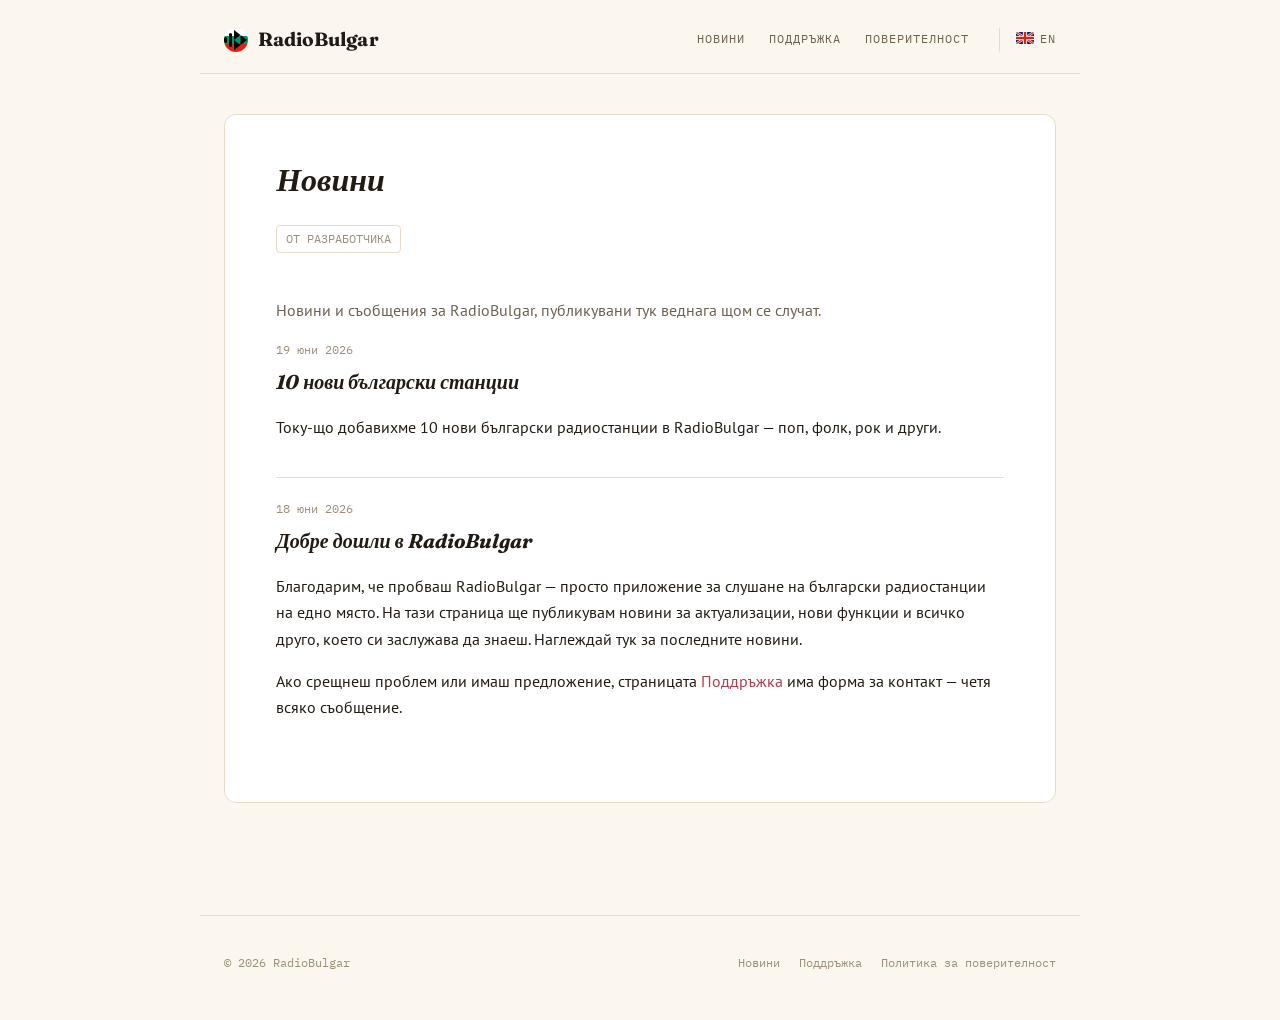
<file: bg/messages.html>
<!DOCTYPE html>
<html lang="bg">
<head>
<meta charset="UTF-8">
<meta name="viewport" content="width=device-width, initial-scale=1.0">
<title>Новини — RadioBulgar</title>
<meta name="description" content="Новини и актуализации от разработчика на RadioBulgar.">
<link rel="preconnect" href="https://fonts.googleapis.com">
<link rel="preconnect" href="https://fonts.gstatic.com" crossorigin>
<link href="https://fonts.googleapis.com/css2?family=Fraunces:ital,opsz,wght@0,9..144,500;0,9..144,600;1,9..144,500&family=PT+Sans:wght@400;600;700&family=IBM+Plex+Mono:wght@400;500&display=swap" rel="stylesheet">
<link rel="stylesheet" href="../style.css">
<link rel="icon" href="../favicon.svg" type="image/svg+xml">
<link rel="alternate icon" href="../favicon-32.png" type="image/png">
<link rel="apple-touch-icon" href="../apple-touch-icon.png">
</head>
<body>

<header class="site-header">
  <a href="index.html" class="brand">
    <svg class="mark" width="24" height="24" viewBox="0 0 24 24" aria-hidden="true">
      <defs><clipPath id="markClip"><circle cx="12" cy="12" r="12"/></clipPath></defs>
      <g clip-path="url(#markClip)">
        <rect x="0" y="0" width="24" height="8" fill="#ffffff"/>
        <rect x="0" y="8" width="24" height="8" fill="#00966e"/>
        <rect x="0" y="16" width="24" height="8" fill="#d62512"/>
        <g fill="#000000">
          <rect x="0" y="9" width="3" height="6"  rx="1.5"/>
          <rect x="5" y="5" width="3" height="14" rx="1.5"/>
          <polygon points="10,2 16.5,7 10,12"/>
          <polygon points="10,12 10,22 16.5,17"/>
          <polygon points="16.5,7 23,12 16.5,17"/>
        </g>
      </g>
    </svg>
    <span class="brand-word">RadioBulgar</span>
  </a>
  <nav class="site-nav">
    <a href="messages.html">Новини</a>
    <a href="support.html">Поддръжка</a>
    <a href="privacy.html">Поверителност</a>
    <a href="../messages.html" class="lang-link"><svg class="flag-icon" width="18" height="12" viewBox="0 0 60 40" aria-hidden="true">
        <rect width="60" height="40" fill="#012169"/>
        <g stroke="#ffffff" stroke-width="8">
          <path d="M0,0 L60,40" /><path d="M60,0 L0,40" />
        </g>
        <g stroke="#d62512" stroke-width="4">
          <path d="M0,0 L60,40" /><path d="M60,0 L0,40" />
        </g>
        <rect x="0" y="13" width="60" height="14" fill="#ffffff"/>
        <rect x="23" y="0" width="14" height="40" fill="#ffffff"/>
        <rect x="0" y="16" width="60" height="8" fill="#d62512"/>
        <rect x="26" y="0" width="8" height="40" fill="#d62512"/>
      </svg>EN</a>
  </nav>
</header>

<main>
  <div class="doc">
    <h1 class="page-title">Новини</h1>
    <p class="stamp">ОТ РАЗРАБОТЧИКА</p>

    <p class="lede">Новини и съобщения за RadioBulgar, публикувани тук веднага щом се случат.</p>

    <article id="new-stations-2026-06-19" class="post">
      <p class="post-date">19 юни 2026</p>
      <h2>10 нови български станции</h2>
      <p>Току-що добавихме 10 нови български радиостанции в RadioBulgar — поп, фолк, рок и други.</p>
    </article>

    <article id="welcome-2026-06-18" class="post">
      <p class="post-date">18 юни 2026</p>
      <h2>Добре дошли в RadioBulgar</h2>
      <p>Благодарим, че пробваш RadioBulgar — просто приложение за слушане на български радиостанции на едно място. На тази страница ще публикувам новини за актуализации, нови функции и всичко друго, което си заслужава да знаеш. Наглеждай тук за последните новини.</p>
      <p>Ако срещнеш проблем или имаш предложение, страницата <a href="support.html">Поддръжка</a> има форма за контакт — четя всяко съобщение.</p>
    </article>
  </div>
</main>

<footer class="site-footer">
  <span>&copy; 2026 RadioBulgar</span>
  <nav>
    <a href="messages.html">Новини</a>
    <a href="support.html">Поддръжка</a>
    <a href="privacy.html">Политика за поверителност</a>
  </nav>
</footer>

</body>
</html>
</file>
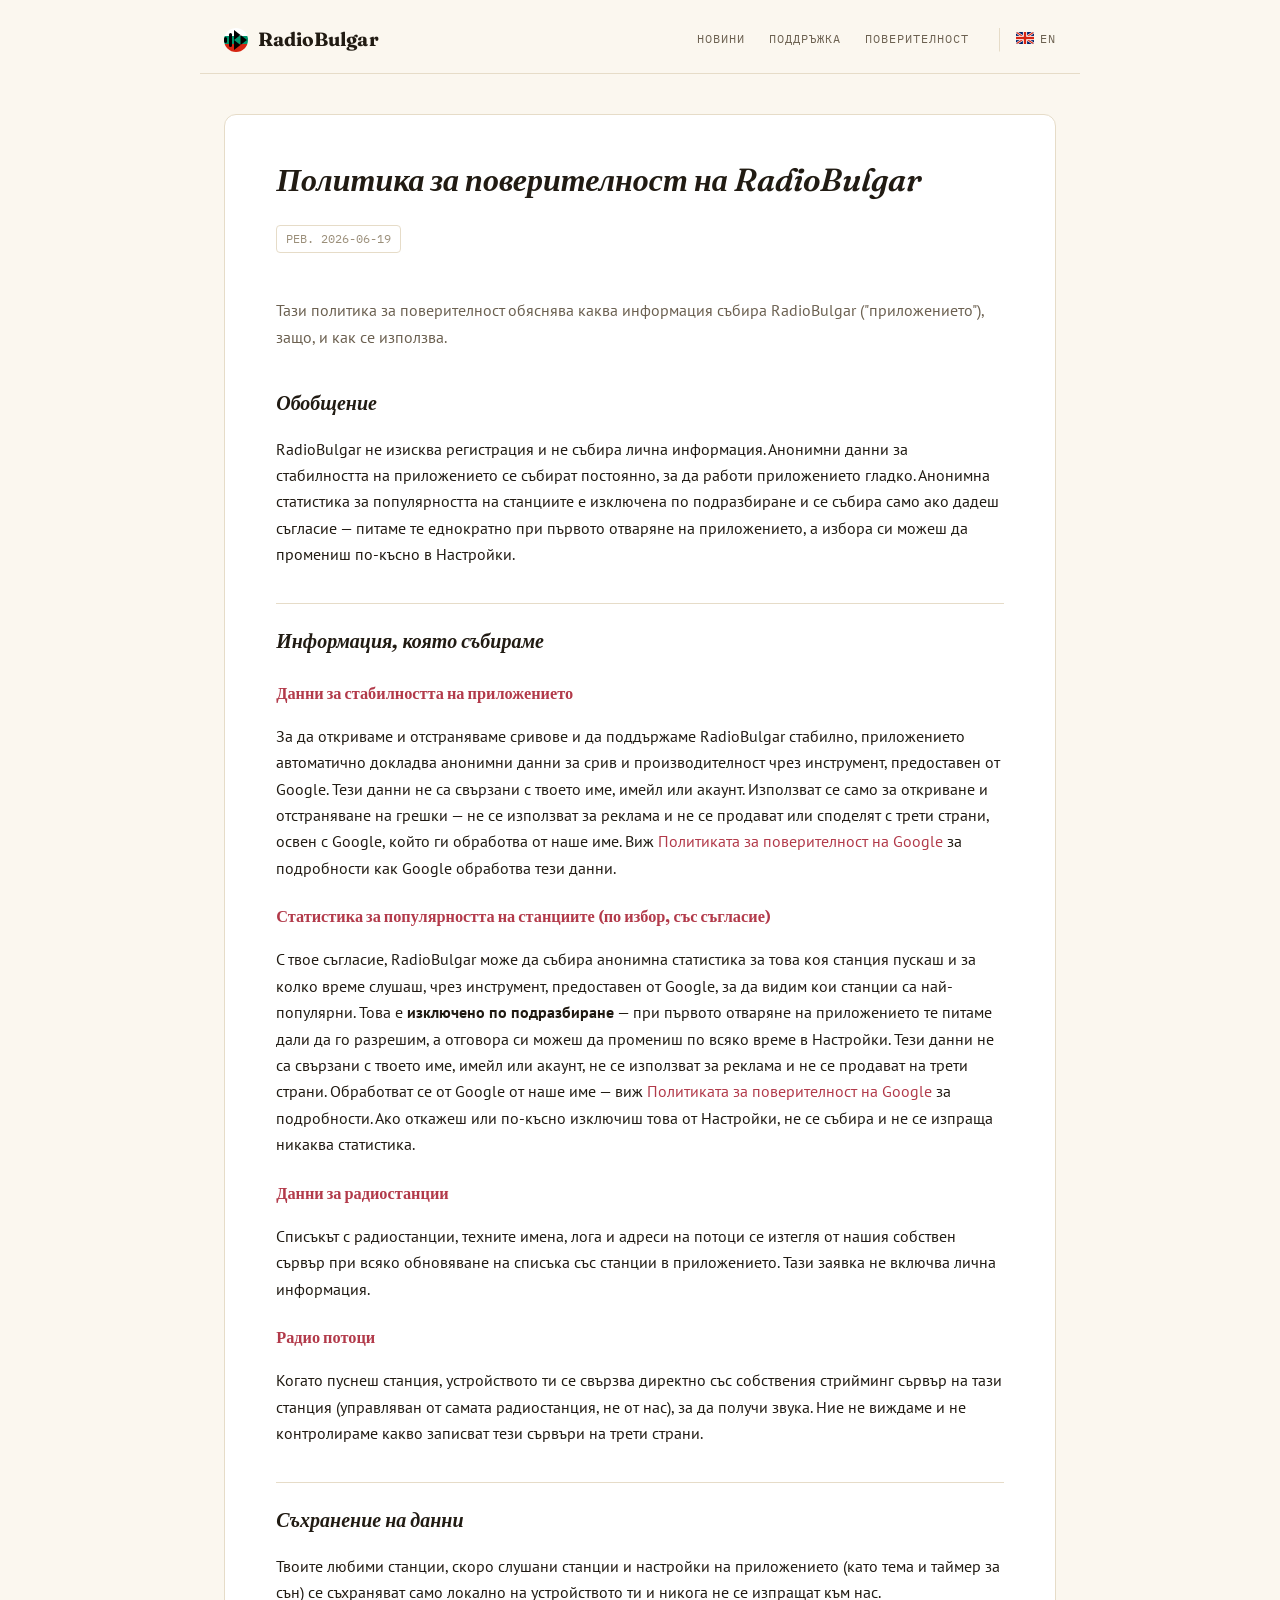
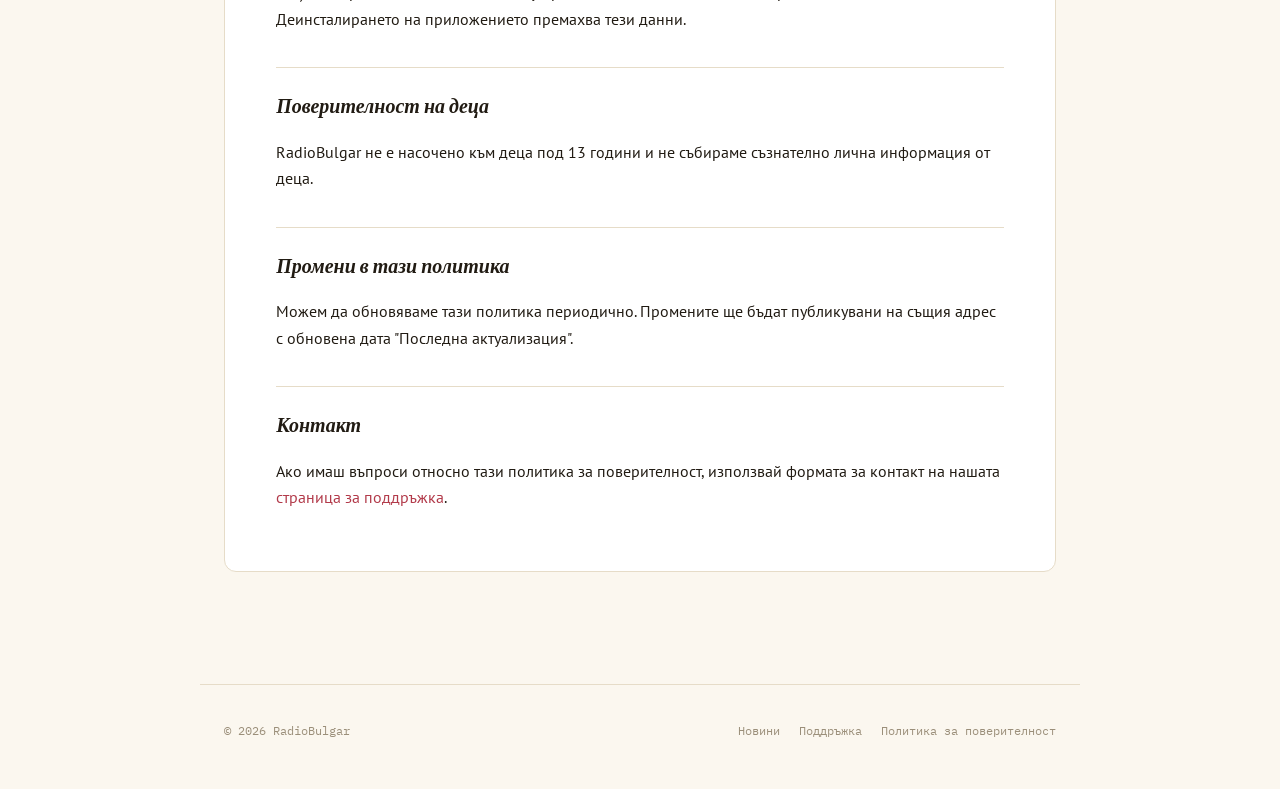
<file: bg/privacy.html>
<!DOCTYPE html>
<html lang="bg">
<head>
<meta charset="UTF-8">
<meta name="viewport" content="width=device-width, initial-scale=1.0">
<title>Политика за поверителност — RadioBulgar</title>
<meta name="description" content="Политика за поверителност на приложението RadioBulgar за Android.">
<link rel="preconnect" href="https://fonts.googleapis.com">
<link rel="preconnect" href="https://fonts.gstatic.com" crossorigin>
<link href="https://fonts.googleapis.com/css2?family=Fraunces:ital,opsz,wght@0,9..144,500;0,9..144,600;1,9..144,500&family=PT+Sans:wght@400;600;700&family=IBM+Plex+Mono:wght@400;500&display=swap" rel="stylesheet">
<link rel="stylesheet" href="../style.css">
<link rel="icon" href="../favicon.svg" type="image/svg+xml">
<link rel="alternate icon" href="../favicon-32.png" type="image/png">
<link rel="apple-touch-icon" href="../apple-touch-icon.png">
</head>
<body>

<header class="site-header">
  <a href="index.html" class="brand">
    <svg class="mark" width="24" height="24" viewBox="0 0 24 24" aria-hidden="true">
      <defs><clipPath id="markClip"><circle cx="12" cy="12" r="12"/></clipPath></defs>
      <g clip-path="url(#markClip)">
        <rect x="0" y="0" width="24" height="8" fill="#ffffff"/>
        <rect x="0" y="8" width="24" height="8" fill="#00966e"/>
        <rect x="0" y="16" width="24" height="8" fill="#d62512"/>
        <g fill="#000000">
          <rect x="0" y="9" width="3" height="6"  rx="1.5"/>
          <rect x="5" y="5" width="3" height="14" rx="1.5"/>
          <polygon points="10,2 16.5,7 10,12"/>
          <polygon points="10,12 10,22 16.5,17"/>
          <polygon points="16.5,7 23,12 16.5,17"/>
        </g>
      </g>
    </svg>
    <span class="brand-word">RadioBulgar</span>
  </a>
  <nav class="site-nav">
    <a href="messages.html">Новини</a>
    <a href="support.html">Поддръжка</a>
    <a href="privacy.html">Поверителност</a>
    <a href="../privacy.html" class="lang-link"><svg class="flag-icon" width="18" height="12" viewBox="0 0 60 40" aria-hidden="true">
        <rect width="60" height="40" fill="#012169"/>
        <g stroke="#ffffff" stroke-width="8">
          <path d="M0,0 L60,40" /><path d="M60,0 L0,40" />
        </g>
        <g stroke="#d62512" stroke-width="4">
          <path d="M0,0 L60,40" /><path d="M60,0 L0,40" />
        </g>
        <rect x="0" y="13" width="60" height="14" fill="#ffffff"/>
        <rect x="23" y="0" width="14" height="40" fill="#ffffff"/>
        <rect x="0" y="16" width="60" height="8" fill="#d62512"/>
        <rect x="26" y="0" width="8" height="40" fill="#d62512"/>
      </svg>EN</a>
  </nav>
</header>

<main>
  <div class="doc">
    <h1 class="page-title">Политика за поверителност на RadioBulgar</h1>
    <p class="stamp">РЕВ. 2026-06-19</p>

    <p class="lede">Тази политика за поверителност обяснява каква информация събира RadioBulgar ("приложението"), защо, и как се използва.</p>

    <h2>Обобщение</h2>
    <p>RadioBulgar не изисква регистрация и не събира лична информация. Анонимни данни за стабилността на приложението се събират постоянно, за да работи приложението гладко. Анонимна статистика за популярността на станциите е изключена по подразбиране и се събира само ако дадеш съгласие — питаме те еднократно при първото отваряне на приложението, а избора си можеш да промениш по-късно в Настройки.</p>

    <h2>Информация, която събираме</h2>

    <h3>Данни за стабилността на приложението</h3>
    <p>За да откриваме и отстраняваме сривове и да поддържаме RadioBulgar стабилно, приложението автоматично докладва анонимни данни за срив и производителност чрез инструмент, предоставен от Google. Тези данни не са свързани с твоето име, имейл или акаунт. Използват се само за откриване и отстраняване на грешки — не се използват за реклама и не се продават или споделят с трети страни, освен с Google, който ги обработва от наше име. Виж <a href="https://policies.google.com/privacy" target="_blank" rel="noopener">Политиката за поверителност на Google</a> за подробности как Google обработва тези данни.</p>

    <h3>Статистика за популярността на станциите (по избор, със съгласие)</h3>
    <p>С твое съгласие, RadioBulgar може да събира анонимна статистика за това коя станция пускаш и за колко време слушаш, чрез инструмент, предоставен от Google, за да видим кои станции са най-популярни. Това е <strong>изключено по подразбиране</strong> — при първото отваряне на приложението те питаме дали да го разрешим, а отговора си можеш да промениш по всяко време в Настройки. Тези данни не са свързани с твоето име, имейл или акаунт, не се използват за реклама и не се продават на трети страни. Обработват се от Google от наше име — виж <a href="https://policies.google.com/privacy" target="_blank" rel="noopener">Политиката за поверителност на Google</a> за подробности. Ако откажеш или по-късно изключиш това от Настройки, не се събира и не се изпраща никаква статистика.</p>

    <h3>Данни за радиостанции</h3>
    <p>Списъкът с радиостанции, техните имена, лога и адреси на потоци се изтегля от нашия собствен сървър при всяко обновяване на списъка със станции в приложението. Тази заявка не включва лична информация.</p>

    <h3>Радио потоци</h3>
    <p>Когато пуснеш станция, устройството ти се свързва директно със собствения стрийминг сървър на тази станция (управляван от самата радиостанция, не от нас), за да получи звука. Ние не виждаме и не контролираме какво записват тези сървъри на трети страни.</p>

    <h2>Съхранение на данни</h2>
    <p>Твоите любими станции, скоро слушани станции и настройки на приложението (като тема и таймер за сън) се съхраняват само локално на устройството ти и никога не се изпращат към нас. Деинсталирането на приложението премахва тези данни.</p>

    <h2>Поверителност на деца</h2>
    <p>RadioBulgar не е насочено към деца под 13 години и не събираме съзнателно лична информация от деца.</p>

    <h2>Промени в тази политика</h2>
    <p>Можем да обновяваме тази политика периодично. Промените ще бъдат публикувани на същия адрес с обновена дата "Последна актуализация".</p>

    <h2>Контакт</h2>
    <p>Ако имаш въпроси относно тази политика за поверителност, използвай формата за контакт на нашата <a href="support.html">страница за поддръжка</a>.</p>
  </div>
</main>

<footer class="site-footer">
  <span>&copy; 2026 RadioBulgar</span>
  <nav>
    <a href="messages.html">Новини</a>
    <a href="support.html">Поддръжка</a>
    <a href="privacy.html">Политика за поверителност</a>
  </nav>
</footer>

</body>
</html>
</file>
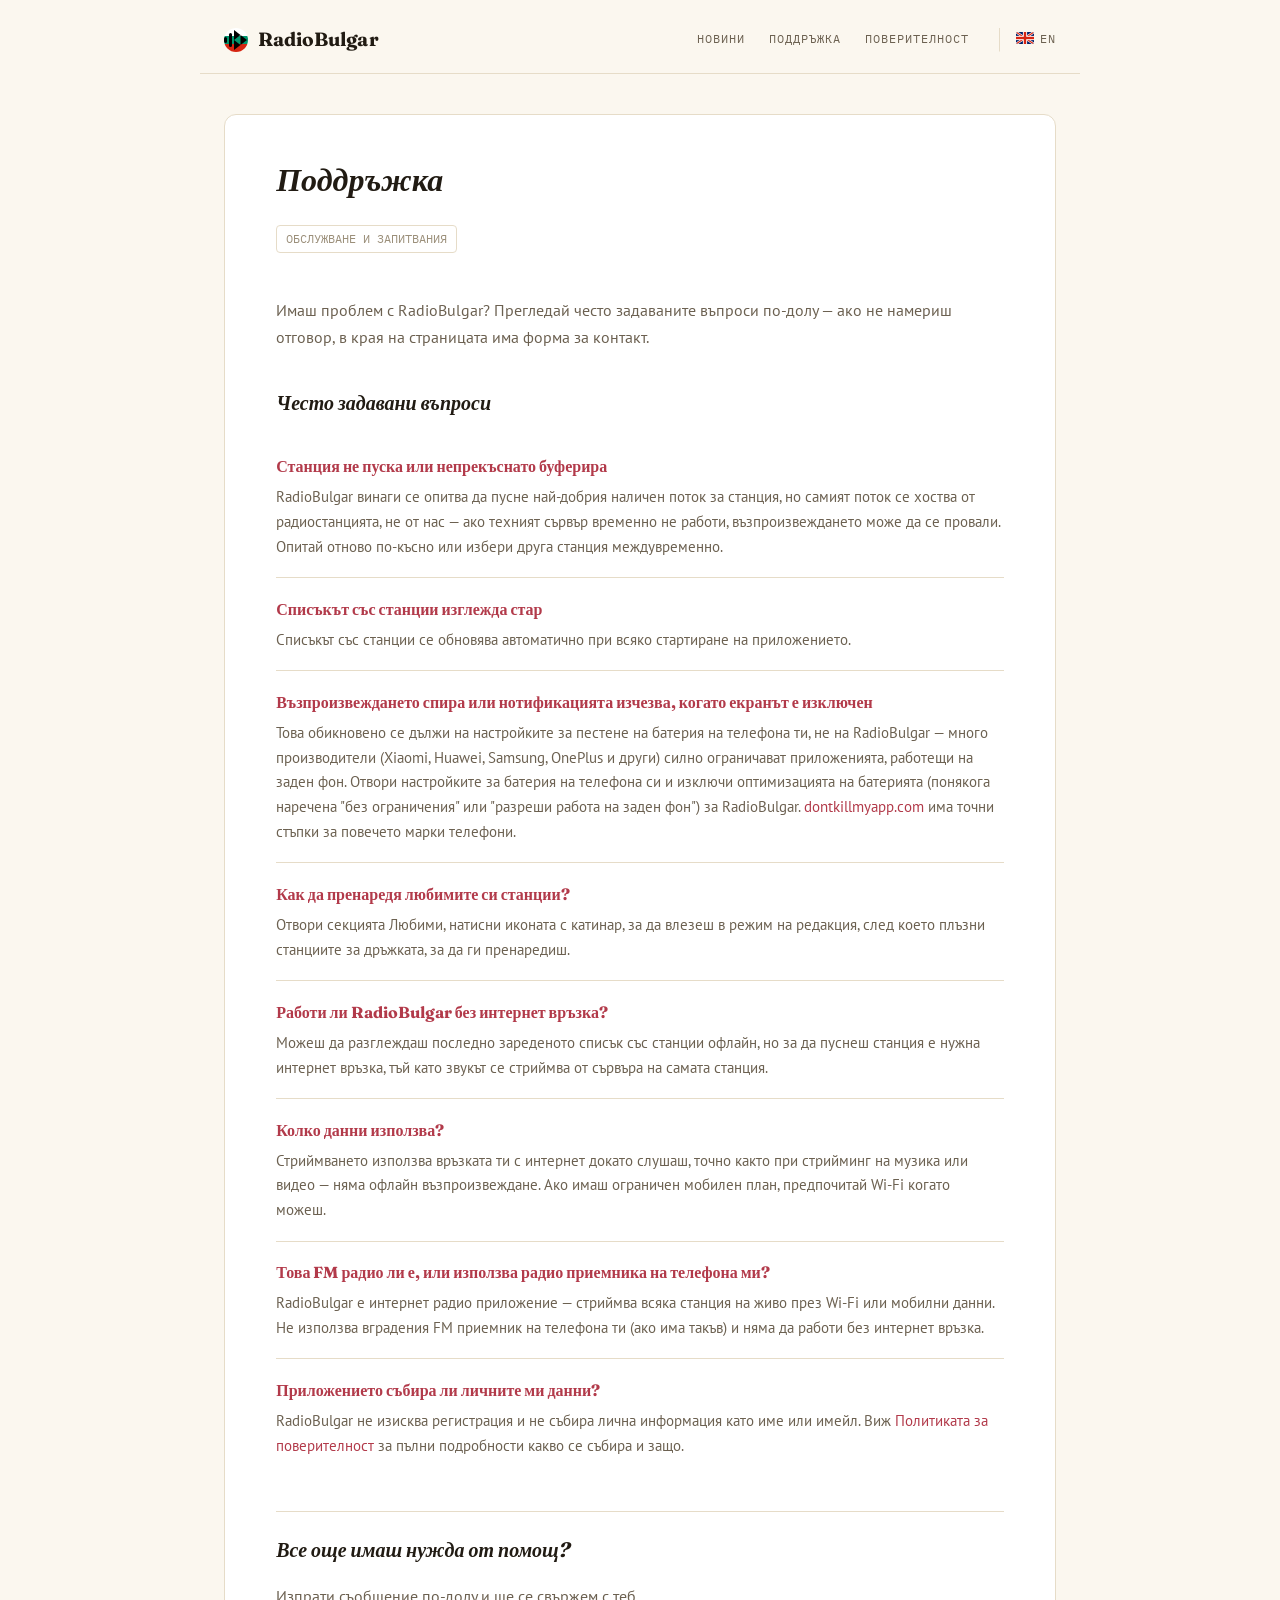
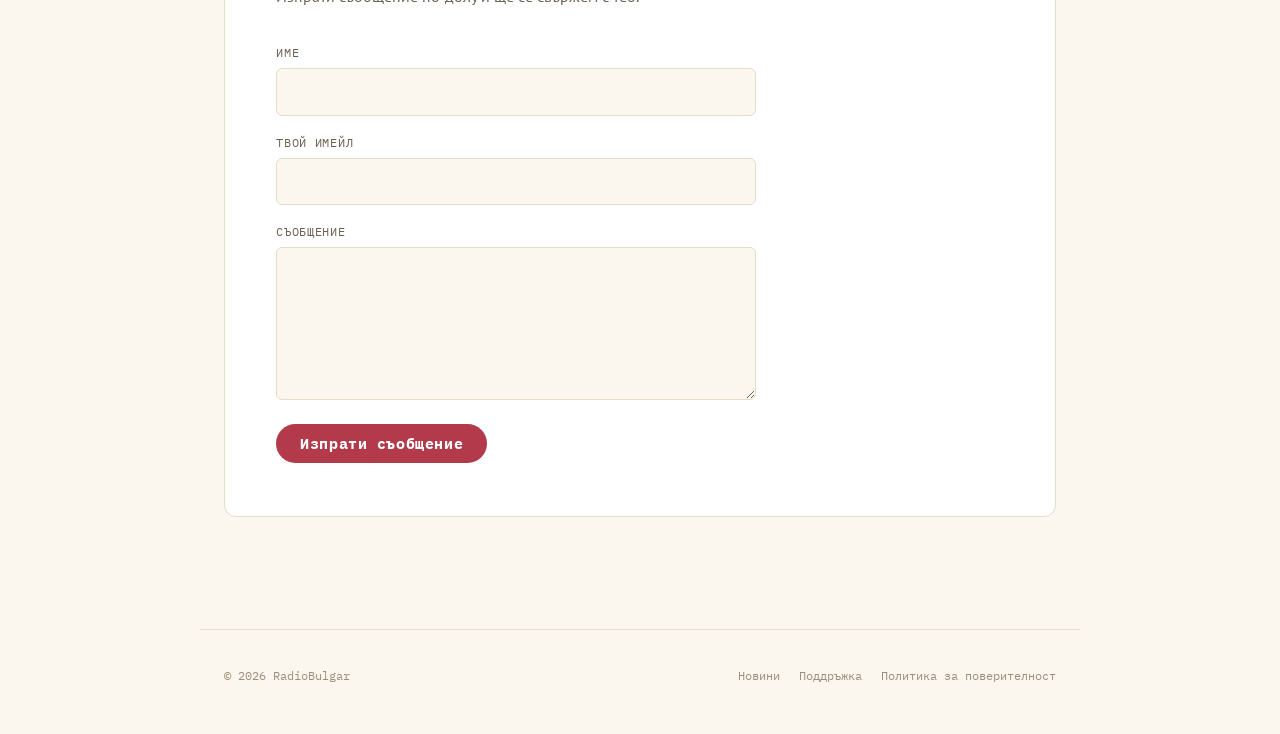
<file: bg/support.html>
<!DOCTYPE html>
<html lang="bg">
<head>
<meta charset="UTF-8">
<meta name="viewport" content="width=device-width, initial-scale=1.0">
<title>Поддръжка — RadioBulgar</title>
<meta name="description" content="Получи помощ за RadioBulgar — често задавани въпроси и информация за контакт.">
<link rel="preconnect" href="https://fonts.googleapis.com">
<link rel="preconnect" href="https://fonts.gstatic.com" crossorigin>
<link href="https://fonts.googleapis.com/css2?family=Fraunces:ital,opsz,wght@0,9..144,500;0,9..144,600;1,9..144,500&family=PT+Sans:wght@400;600;700&family=IBM+Plex+Mono:wght@400;500&display=swap" rel="stylesheet">
<link rel="stylesheet" href="../style.css">
<link rel="icon" href="../favicon.svg" type="image/svg+xml">
<link rel="alternate icon" href="../favicon-32.png" type="image/png">
<link rel="apple-touch-icon" href="../apple-touch-icon.png">
</head>
<body>

<header class="site-header">
  <a href="index.html" class="brand">
    <svg class="mark" width="24" height="24" viewBox="0 0 24 24" aria-hidden="true">
      <defs><clipPath id="markClip"><circle cx="12" cy="12" r="12"/></clipPath></defs>
      <g clip-path="url(#markClip)">
        <rect x="0" y="0" width="24" height="8" fill="#ffffff"/>
        <rect x="0" y="8" width="24" height="8" fill="#00966e"/>
        <rect x="0" y="16" width="24" height="8" fill="#d62512"/>
        <g fill="#000000">
          <rect x="0" y="9" width="3" height="6"  rx="1.5"/>
          <rect x="5" y="5" width="3" height="14" rx="1.5"/>
          <polygon points="10,2 16.5,7 10,12"/>
          <polygon points="10,12 10,22 16.5,17"/>
          <polygon points="16.5,7 23,12 16.5,17"/>
        </g>
      </g>
    </svg>
    <span class="brand-word">RadioBulgar</span>
  </a>
  <nav class="site-nav">
    <a href="messages.html">Новини</a>
    <a href="support.html">Поддръжка</a>
    <a href="privacy.html">Поверителност</a>
    <a href="../support.html" class="lang-link"><svg class="flag-icon" width="18" height="12" viewBox="0 0 60 40" aria-hidden="true">
        <rect width="60" height="40" fill="#012169"/>
        <g stroke="#ffffff" stroke-width="8">
          <path d="M0,0 L60,40" /><path d="M60,0 L0,40" />
        </g>
        <g stroke="#d62512" stroke-width="4">
          <path d="M0,0 L60,40" /><path d="M60,0 L0,40" />
        </g>
        <rect x="0" y="13" width="60" height="14" fill="#ffffff"/>
        <rect x="23" y="0" width="14" height="40" fill="#ffffff"/>
        <rect x="0" y="16" width="60" height="8" fill="#d62512"/>
        <rect x="26" y="0" width="8" height="40" fill="#d62512"/>
      </svg>EN</a>
  </nav>
</header>

<main>
  <div class="doc">
    <h1 class="page-title">Поддръжка</h1>
    <p class="stamp">ОБСЛУЖВАНЕ И ЗАПИТВАНИЯ</p>

    <p class="lede">Имаш проблем с RadioBulgar? Прегледай често задаваните въпроси по-долу — ако не намериш отговор, в края на страницата има форма за контакт.</p>

    <h2>Често задавани въпроси</h2>

    <div class="faq-item">
      <h3>Станция не пуска или непрекъснато буферира</h3>
      <p>RadioBulgar винаги се опитва да пусне най-добрия наличен поток за станция, но самият поток се хоства от радиостанцията, не от нас — ако техният сървър временно не работи, възпроизвеждането може да се провали. Опитай отново по-късно или избери друга станция междувременно.</p>
    </div>

    <div class="faq-item">
      <h3>Списъкът със станции изглежда стар</h3>
      <p>Списъкът със станции се обновява автоматично при всяко стартиране на приложението.</p>
    </div>

    <div class="faq-item">
      <h3>Възпроизвеждането спира или нотификацията изчезва, когато екранът е изключен</h3>
      <p>Това обикновено се дължи на настройките за пестене на батерия на телефона ти, не на RadioBulgar — много производители (Xiaomi, Huawei, Samsung, OnePlus и други) силно ограничават приложенията, работещи на заден фон. Отвори настройките за батерия на телефона си и изключи оптимизацията на батерията (понякога наречена "без ограничения" или "разреши работа на заден фон") за RadioBulgar. <a href="https://dontkillmyapp.com" target="_blank" rel="noopener">dontkillmyapp.com</a> има точни стъпки за повечето марки телефони.</p>
    </div>

    <div class="faq-item">
      <h3>Как да пренаредя любимите си станции?</h3>
      <p>Отвори секцията Любими, натисни иконата с катинар, за да влезеш в режим на редакция, след което плъзни станциите за дръжката, за да ги пренаредиш.</p>
    </div>

    <div class="faq-item">
      <h3>Работи ли RadioBulgar без интернет връзка?</h3>
      <p>Можеш да разглеждаш последно зареденото списък със станции офлайн, но за да пуснеш станция е нужна интернет връзка, тъй като звукът се стриймва от сървъра на самата станция.</p>
    </div>

    <div class="faq-item">
      <h3>Колко данни използва?</h3>
      <p>Стриймването използва връзката ти с интернет докато слушаш, точно както при стрийминг на музика или видео — няма офлайн възпроизвеждане. Ако имаш ограничен мобилен план, предпочитай Wi-Fi когато можеш.</p>
    </div>

    <div class="faq-item">
      <h3>Това FM радио ли е, или използва радио приемника на телефона ми?</h3>
      <p>RadioBulgar е интернет радио приложение — стриймва всяка станция на живо през Wi-Fi или мобилни данни. Не използва вградения FM приемник на телефона ти (ако има такъв) и няма да работи без интернет връзка.</p>
    </div>

    <div class="faq-item">
      <h3>Приложението събира ли личните ми данни?</h3>
      <p>RadioBulgar не изисква регистрация и не събира лична информация като име или имейл. Виж <a href="privacy.html">Политиката за поверителност</a> за пълни подробности какво се събира и защо.</p>
    </div>

    <h2>Все още имаш нужда от помощ?</h2>
    <p class="lede">Изпрати съобщение по-долу и ще се свържем с теб.</p>

    <form class="contact-form" action="https://formspree.io/f/xdavvrva" method="POST">
      <label for="name">Име</label>
      <input type="text" id="name" name="name" required>

      <label for="email">Твой имейл</label>
      <input type="email" id="email" name="_replyto" required>

      <label for="message">Съобщение</label>
      <textarea id="message" name="message" rows="5" required></textarea>

      <input
        type="text"
        name="_gotcha"
        tabindex="-1"
        autocomplete="off"
        aria-hidden="true"
        style="position:absolute; left:-9999px; width:1px; height:1px; overflow:hidden;"
      >

      <button type="submit">Изпрати съобщение</button>
    </form>
  </div>
</main>

<footer class="site-footer">
  <span>&copy; 2026 RadioBulgar</span>
  <nav>
    <a href="messages.html">Новини</a>
    <a href="support.html">Поддръжка</a>
    <a href="privacy.html">Политика за поверителност</a>
  </nav>
</footer>

</body>
</html>
</file>
<file: style.css>
/* ============================================================
   RadioBulgar — signal on paper
   Light theme. The signature motif is a waveform: thin bars of
   varying height standing in for the audio signal itself, used
   as the logomark, the hero's one decorative gesture, and a
   quiet bullet on each feature — never a tuning dial, never a
   cabinet.
   ============================================================ */

:root {
  --paper:      #fbf7ef;
  --panel:      #ffffff;
  --line:       #e6dcc8;
  --ink:        #211b13;
  --ink-soft:   #6c6151;
  --ink-faint:  #9b8f7a;
  --rose:       #b23a4a;
  --rose-soft:  #c96274;
  --pine:       #2e6b52;
  --pine-soft:  #4c8a6e;
  --max-width: 880px;
}

* { box-sizing: border-box; }

html { scroll-behavior: smooth; }

body {
  margin: 0;
  background: var(--paper);
  color: var(--ink);
  font-family: "PT Sans", Helvetica, Arial, sans-serif;
  line-height: 1.65;
}

h1, h2, h3, .brand-word {
  font-family: "Fraunces", Georgia, serif;
}

a { color: var(--rose); text-decoration: none; }
a:hover { text-decoration: underline; text-decoration-color: var(--rose-soft); }

:focus-visible {
  outline: 2px solid var(--rose);
  outline-offset: 3px;
  border-radius: 2px;
}

/* ---------- header ---------- */

header.site-header {
  display: flex;
  align-items: center;
  justify-content: space-between;
  padding: 1.5rem 1.5rem 1.1rem;
  max-width: var(--max-width);
  margin: 0 auto;
  border-bottom: 1px solid var(--line);
}

.brand {
  display: flex;
  align-items: center;
  gap: 0.6rem;
  font-weight: 700;
  font-size: 1.2rem;
  color: var(--ink);
  letter-spacing: 0.005em;
}

.brand:hover { text-decoration: none; }

.mark { flex: none; }

nav.site-nav {
  display: flex;
  gap: 1.5rem;
  font-family: "IBM Plex Mono", monospace;
  font-size: 0.78rem;
  letter-spacing: 0.08em;
  text-transform: uppercase;
}

nav.site-nav a {
  color: var(--ink-soft);
  border-bottom: 1px solid transparent;
  padding-bottom: 2px;
}

nav.site-nav a:hover {
  color: var(--rose);
  text-decoration: none;
  border-bottom-color: var(--rose);
}

nav.site-nav a.lang-link {
  display: inline-flex;
  align-items: center;
  gap: 0.35rem;
  margin-left: 0.4rem;
  padding-left: 1rem;
  border-left: 1px solid var(--line);
}

.flag-icon {
  flex: none;
  border-radius: 2px;
}

main {
  max-width: var(--max-width);
  margin: 0 auto;
  padding: 0 1.5rem 4rem;
}

/* ---------- hero ---------- */

.hero {
  padding: 3.2rem 0 1.5rem;
  text-align: center;
}

.eyebrow {
  display: inline-flex;
  align-items: baseline;
  gap: 0.5rem;
  font-family: "IBM Plex Mono", monospace;
  font-size: 0.82rem;
  margin-bottom: 1.3rem;
  letter-spacing: 0.04em;
}

.eyebrow .cy { font-size: 1rem; color: var(--rose); font-weight: 500; }
.eyebrow .gloss { color: var(--ink-faint); }

.hero h1 {
  font-size: clamp(2.3rem, 5.8vw, 3.4rem);
  font-weight: 600;
  font-style: italic;
  margin: 0 0 1rem;
  color: var(--ink);
  letter-spacing: -0.01em;
}

.hero .tagline {
  font-size: 1.12rem;
  color: var(--ink-soft);
  max-width: 480px;
  margin: 0 auto 2.4rem;
}

/* signature waveform rule */

.waveform {
  display: flex;
  align-items: center;
  justify-content: center;
  gap: 3px;
  height: 56px;
  margin: 0 auto 2.2rem;
}

.waveform .bar {
  width: 3px;
  border-radius: 2px;
  background: var(--pine);
  align-self: center;
  transform-origin: center;
  animation: breathe 3.6s ease-in-out infinite;
}

.waveform .bar:nth-child(even) { background: var(--rose-soft); }

@keyframes breathe {
  0%, 100% { transform: scaleY(1); }
  50% { transform: scaleY(0.82); }
}

.standby-badge {
  display: inline-flex;
  align-items: center;
  gap: 0.55rem;
  padding: 0.55rem 1.1rem;
  border-radius: 999px;
  background: var(--panel);
  border: 1px solid var(--line);
  color: var(--ink-soft);
  font-family: "IBM Plex Mono", monospace;
  font-size: 0.82rem;
}

.standby-badge .dot {
  width: 7px;
  height: 7px;
  border-radius: 50%;
  background: var(--pine);
}

.net-note {
  margin: 0.9rem auto 0;
  max-width: 380px;
  font-size: 0.8rem;
  color: var(--ink-faint);
}

/* ---------- features ---------- */

.band { margin-top: 3.5rem; }

.band-title {
  font-size: 0.85rem;
  text-transform: uppercase;
  letter-spacing: 0.16em;
  color: var(--ink-faint);
  text-align: center;
  margin-bottom: 2rem;
  font-family: "IBM Plex Mono", monospace;
  font-weight: 500;
}

.feature-grid {
  display: grid;
  grid-template-columns: repeat(auto-fit, minmax(230px, 1fr));
  gap: 1.25rem;
}

.feature-card {
  background: var(--panel);
  color: var(--ink);
  border: 1px solid var(--line);
  border-radius: 10px;
  padding: 1.3rem 1.4rem 1.4rem;
  transition: transform 0.18s ease, box-shadow 0.18s ease;
}

.feature-card:hover {
  transform: translateY(-2px);
  box-shadow: 0 10px 24px rgba(33, 27, 19, 0.08);
}

.feature-card .mini-wave {
  display: block;
  margin-bottom: 0.7rem;
}

.feature-card h3 {
  margin: 0 0 0.4rem;
  font-size: 1.05rem;
  font-weight: 600;
  font-style: normal;
}

.feature-card p {
  margin: 0;
  color: var(--ink-soft);
  font-size: 0.93rem;
}

/* ---------- doc panel (support / privacy) ---------- */

.doc {
  background: var(--panel);
  color: var(--ink);
  border: 1px solid var(--line);
  border-radius: 12px;
  padding: 2.4rem clamp(1.4rem, 5vw, 3.2rem) 2.8rem;
  margin-top: 2.5rem;
}

.doc h1.page-title {
  font-size: 2rem;
  font-style: italic;
  font-weight: 600;
  margin: 0 0 0.4rem;
}

.doc .stamp {
  display: inline-block;
  font-family: "IBM Plex Mono", monospace;
  font-size: 0.76rem;
  color: var(--ink-faint);
  border: 1px solid var(--line);
  border-radius: 4px;
  padding: 0.2rem 0.55rem;
  margin-bottom: 1.7rem;
}

.doc h2 {
  font-size: 1.25rem;
  font-style: italic;
  margin-top: 2.2rem;
  padding-top: 1.3rem;
  border-top: 1px solid var(--line);
}

.doc h2:first-of-type { border-top: none; padding-top: 0; }

.doc h3 {
  font-size: 1.02rem;
  font-style: normal;
  margin: 1.4rem 0 0.4rem;
  color: var(--rose);
}

.doc ul { padding-left: 1.3rem; }
.doc li { margin: 0.3rem 0; }
.doc code {
  background: var(--paper);
  border: 1px solid var(--line);
  border-radius: 4px;
  padding: 0.1rem 0.4rem;
  font-family: "IBM Plex Mono", monospace;
  font-size: 0.88em;
}

.doc .lede {
  font-size: 1.02rem;
  color: var(--ink-soft);
}

/* ---------- FAQ entries ---------- */

.faq-item {
  padding: 1.1rem 0;
  border-top: 1px solid var(--line);
}

.faq-item:first-of-type { border-top: none; }

.faq-item h3 {
  margin: 0 0 0.35rem;
  font-size: 1rem;
  color: var(--rose);
}

.faq-item p { margin: 0; color: var(--ink-soft); font-size: 0.94rem; }

/* ---------- update posts ---------- */

.post {
  padding: 1.3rem 0;
  border-top: 1px solid var(--line);
}

.post:first-of-type { border-top: none; padding-top: 0; }

.post-date {
  font-family: "IBM Plex Mono", monospace;
  font-size: 0.76rem;
  color: var(--ink-faint);
  margin: 0 0 0.3rem;
}

.post h2 {
  font-size: 1.25rem;
  font-style: italic;
  margin: 0 0 0.5rem;
}

/* ---------- contact form ---------- */

.contact-form {
  display: flex;
  flex-direction: column;
  gap: 0.35rem;
  max-width: 480px;
  margin: 1.4rem 0 0.5rem;
}

.contact-form label {
  font-family: "IBM Plex Mono", monospace;
  font-size: 0.74rem;
  text-transform: uppercase;
  letter-spacing: 0.06em;
  color: var(--ink-soft);
  margin-top: 0.7rem;
}

.contact-form input,
.contact-form textarea {
  font: inherit;
  font-family: "PT Sans", sans-serif;
  padding: 0.6rem 0.7rem;
  border: 1px solid var(--line);
  border-radius: 6px;
  background: var(--paper);
  color: var(--ink);
}

.contact-form input:focus,
.contact-form textarea:focus {
  outline: none;
  border-color: var(--rose-soft);
}

.contact-form button {
  margin-top: 1.1rem;
  align-self: flex-start;
  padding: 0.65rem 1.5rem;
  border: none;
  border-radius: 999px;
  background: var(--rose);
  color: #fff;
  font-weight: 700;
  font-size: 0.92rem;
  cursor: pointer;
  font-family: "IBM Plex Mono", monospace;
  letter-spacing: 0.04em;
}

.contact-form button:hover { background: #97303d; }

/* ---------- footer ---------- */

footer.site-footer {
  max-width: var(--max-width);
  margin: 0 auto;
  padding: 2.2rem 1.5rem 3rem;
  color: var(--ink-faint);
  font-family: "IBM Plex Mono", monospace;
  font-size: 0.78rem;
  display: flex;
  justify-content: space-between;
  flex-wrap: wrap;
  gap: 0.75rem;
  border-top: 1px solid var(--line);
  margin-top: 3rem;
}

footer.site-footer nav { display: flex; gap: 1.2rem; }
footer.site-footer a { color: var(--ink-faint); }
footer.site-footer a:hover { color: var(--rose); }

@media (max-width: 520px) {
  header.site-header { flex-direction: column; gap: 0.9rem; align-items: flex-start; }
  .waveform { height: 44px; }
}

@media (prefers-reduced-motion: reduce) {
  html { scroll-behavior: auto; }
  .waveform .bar { animation: none; }
}
</file>
